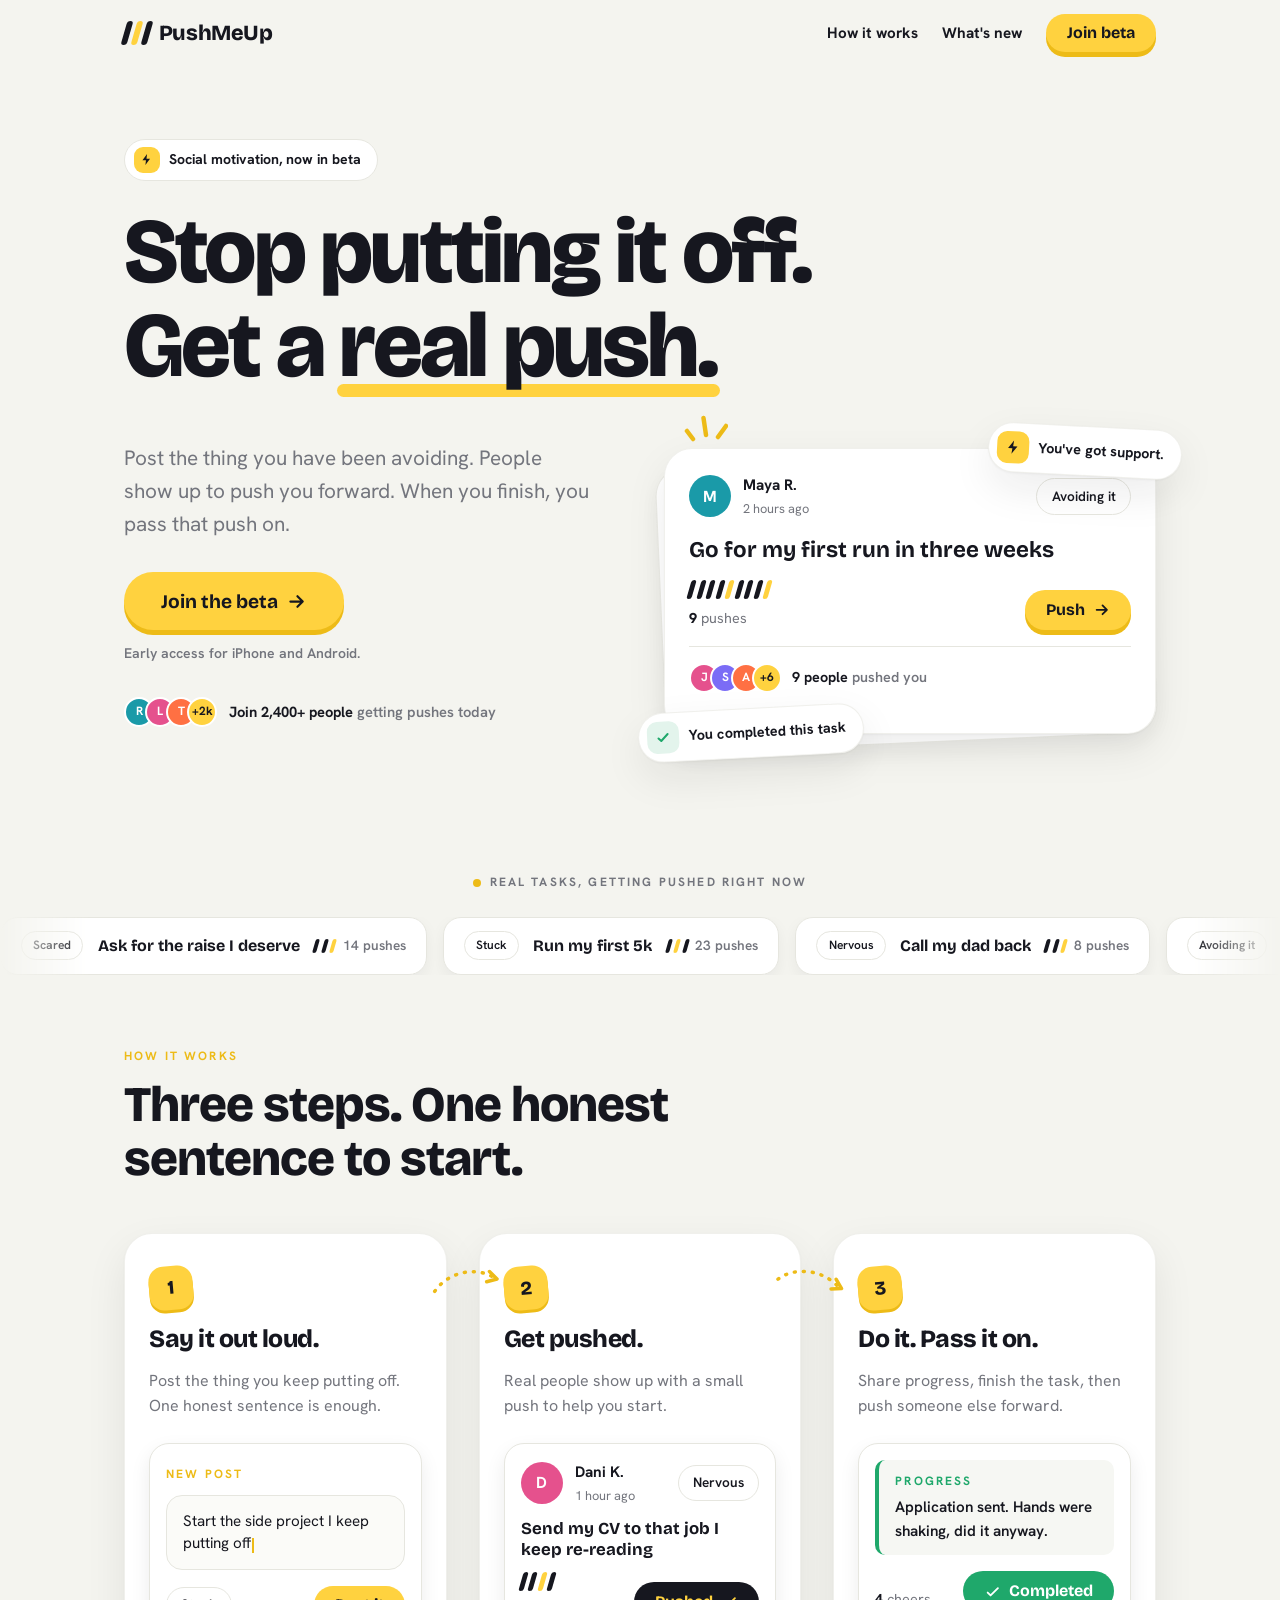
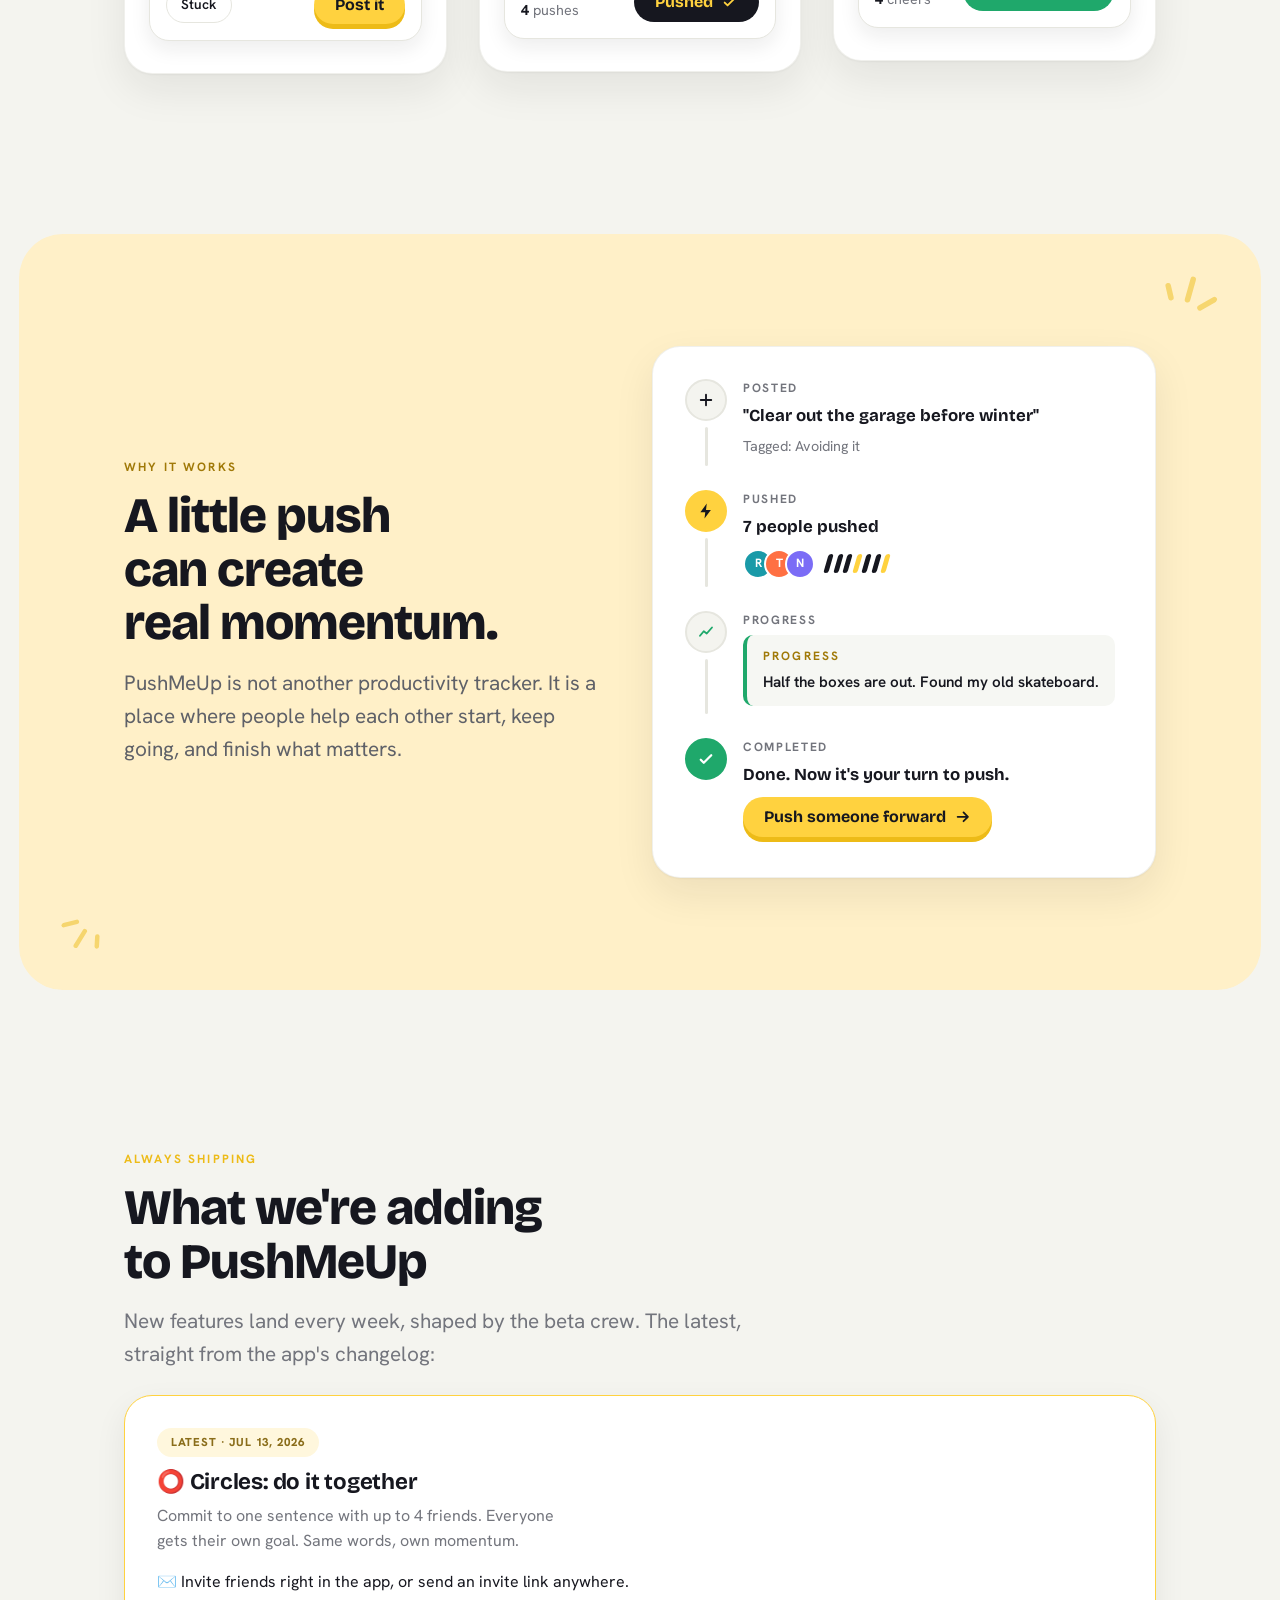
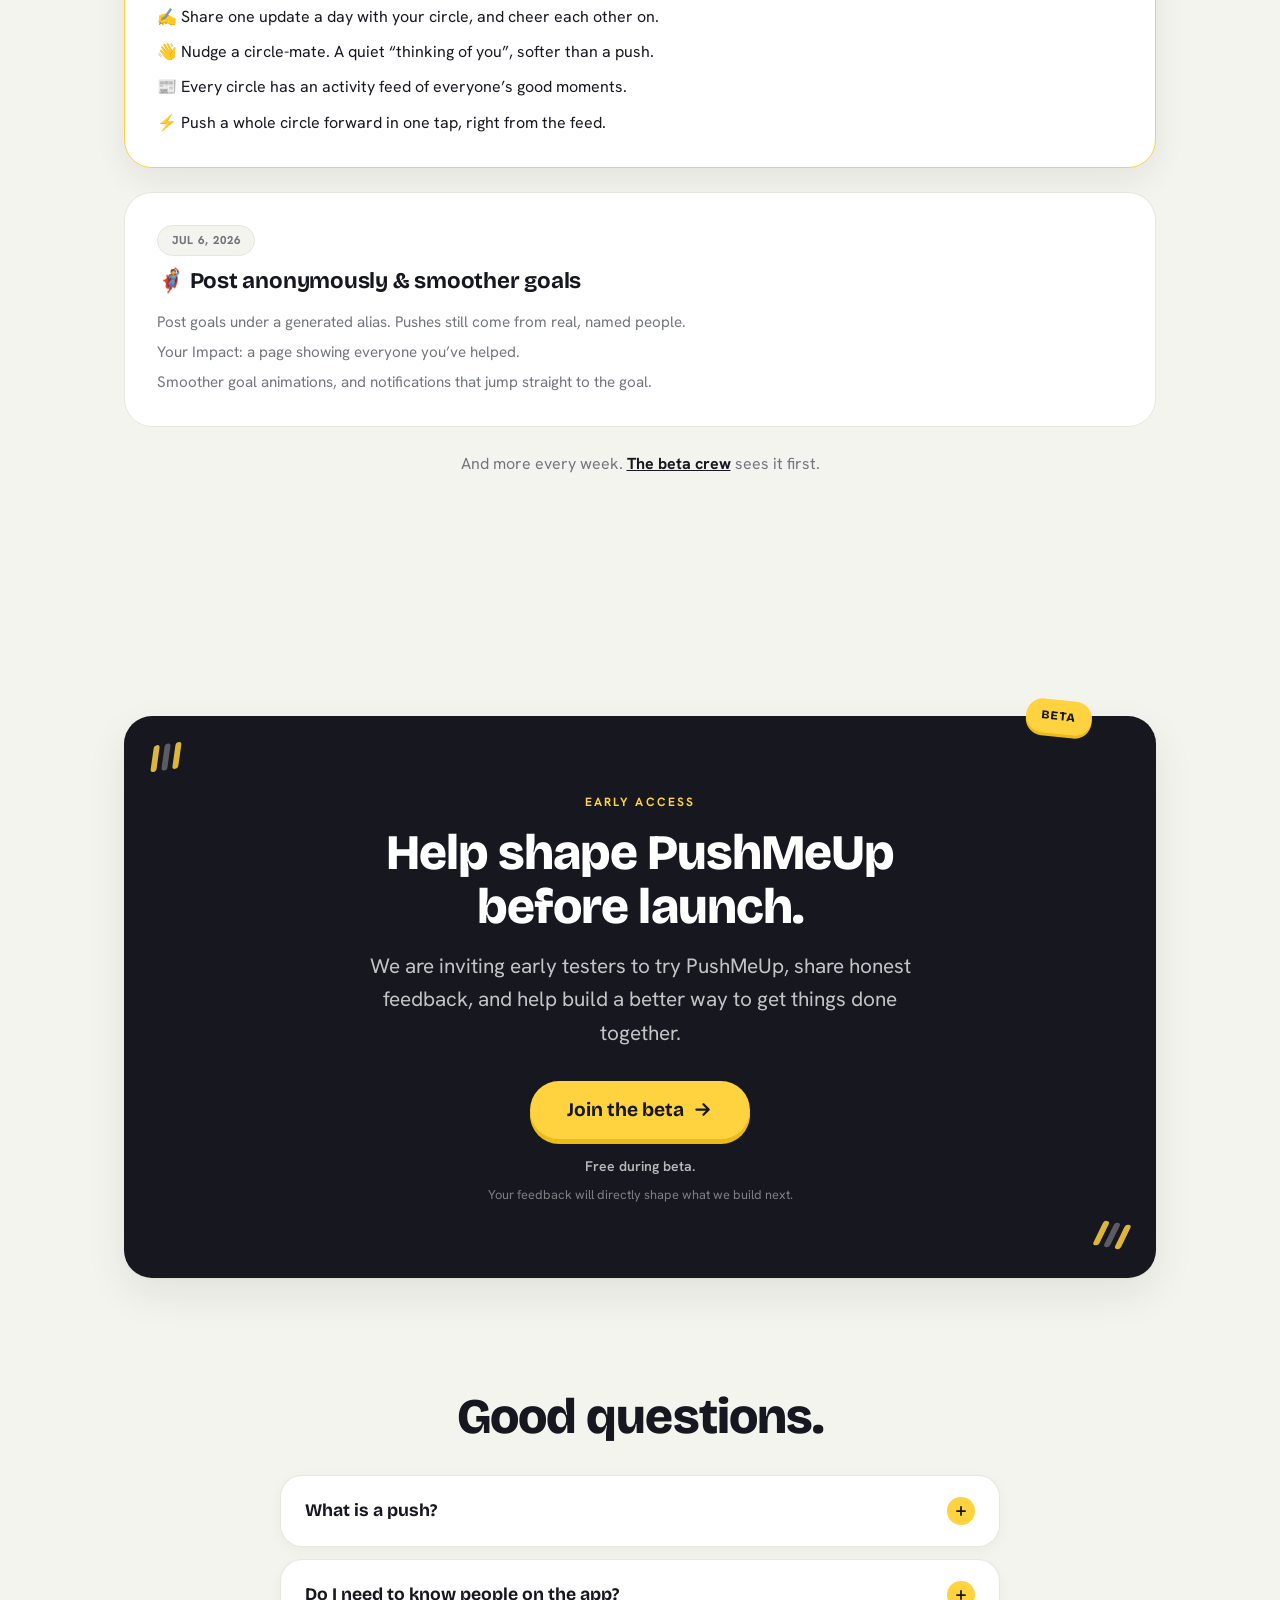
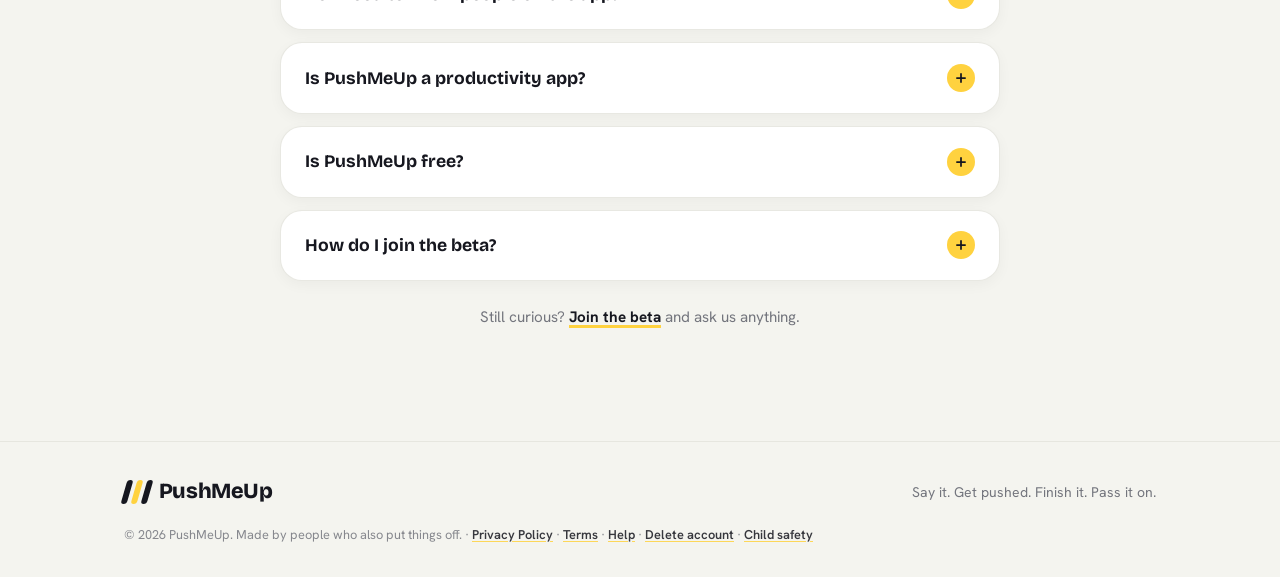
<file: index.html>
<!DOCTYPE html>
<html lang="en">
<head>
  <meta charset="UTF-8" />
  <meta name="viewport" content="width=device-width, initial-scale=1.0" />
  <title>PushMeUp | Stop putting it off. Get a real push.</title>
  <meta name="description" content="Post the thing you keep avoiding and get real pushes from people to help you start and finish it, then pass it on. PushMeUp is free on iOS and Android." />
  <link rel="canonical" href="https://pushmeup.app/" />
  <meta name="robots" content="index, follow, max-image-preview:large, max-snippet:-1, max-video-preview:-1" />
  <meta name="theme-color" content="#F4F4EF" />

  <!-- Open Graph (Facebook, LinkedIn, iMessage, Slack, AI previews) -->
  <meta property="og:type" content="website" />
  <meta property="og:site_name" content="PushMeUp" />
  <meta property="og:title" content="PushMeUp | Stop putting it off. Get a real push." />
  <meta property="og:description" content="Post the thing you keep avoiding, get real pushes to start and finish it, then pass it on. Free, on iOS and Android." />
  <meta property="og:url" content="https://pushmeup.app/" />
  <meta property="og:image" content="https://pushmeup.app/og-image.png" />
  <meta property="og:image:width" content="1200" />
  <meta property="og:image:height" content="630" />
  <meta property="og:image:alt" content="PushMeUp — Stop putting it off. Get a real push." />
  <meta property="og:locale" content="en_US" />

  <!-- Twitter / X -->
  <meta name="twitter:card" content="summary_large_image" />
  <meta name="twitter:title" content="PushMeUp | Stop putting it off. Get a real push." />
  <meta name="twitter:description" content="Post the thing you keep avoiding, get real pushes to start and finish it, then pass it on. Free, on iOS and Android." />
  <meta name="twitter:image" content="https://pushmeup.app/og-image.png" />

  <!-- Icons -->
  <link rel="icon" href="favicon.svg" type="image/svg+xml" />
  <link rel="apple-touch-icon" href="apple-touch-icon.png" />

  <!-- Structured data: helps search + AI answer engines understand and cite PushMeUp -->
  <script type="application/ld+json">
  {
    "@context": "https://schema.org",
    "@graph": [
      {
        "@type": "Organization",
        "@id": "https://pushmeup.app/#organization",
        "name": "PushMeUp",
        "url": "https://pushmeup.app/",
        "logo": "https://pushmeup.app/apple-touch-icon.png"
      },
      {
        "@type": "WebSite",
        "@id": "https://pushmeup.app/#website",
        "name": "PushMeUp",
        "url": "https://pushmeup.app/",
        "publisher": { "@id": "https://pushmeup.app/#organization" }
      },
      {
        "@type": "MobileApplication",
        "@id": "https://pushmeup.app/#app",
        "name": "PushMeUp",
        "applicationCategory": "LifestyleApplication",
        "operatingSystem": "iOS, Android",
        "url": "https://pushmeup.app/",
        "description": "PushMeUp is a social motivation app. Post something you've been avoiding, get real pushes from people to help you start and finish it, then push someone else forward. Free during beta.",
        "publisher": { "@id": "https://pushmeup.app/#organization" },
        "offers": { "@type": "Offer", "price": "0", "priceCurrency": "USD" }
      },
      {
        "@type": "FAQPage",
        "@id": "https://pushmeup.app/#faq",
        "mainEntity": [
          {
            "@type": "Question",
            "name": "What is a push?",
            "acceptedAnswer": { "@type": "Answer", "text": "A push is a small, real nudge from another person. It is a tap that says \"you've got this, go,\" and it shows up on your post so you can see people are actually rooting for you." }
          },
          {
            "@type": "Question",
            "name": "Do I need to know people on the app?",
            "acceptedAnswer": { "@type": "Answer", "text": "Nope. Most pushes come from people you have never met, strangers who know exactly what avoiding something feels like. You can invite friends too, but you don't need them to get going." }
          },
          {
            "@type": "Question",
            "name": "Is PushMeUp a productivity app?",
            "acceptedAnswer": { "@type": "Answer", "text": "Not really. There are no streaks to protect or charts to fall behind on. PushMeUp is about people helping people start. One task, one push, one finish at a time." }
          },
          {
            "@type": "Question",
            "name": "Is PushMeUp free?",
            "acceptedAnswer": { "@type": "Answer", "text": "Yes, completely free during the beta. If that ever changes, beta testers will hear it from us first." }
          },
          {
            "@type": "Question",
            "name": "How do I join the beta?",
            "acceptedAnswer": { "@type": "Answer", "text": "Tap Join the beta anywhere on this page. We'll get you set up on iPhone or Android in a couple of minutes." }
          }
        ]
      }
    ]
  }
  </script>

  <link rel="preconnect" href="https://fonts.googleapis.com" />
  <link rel="preconnect" href="https://fonts.gstatic.com" crossorigin />
  <link href="https://fonts.googleapis.com/css2?family=Bricolage+Grotesque:wght@400;600;700;800&family=Hanken+Grotesk:wght@400;600;700;800&display=swap" rel="stylesheet" />

  <link rel="stylesheet" href="css/theme.css" />
  <link rel="stylesheet" href="css/components.css" />
  <link rel="stylesheet" href="css/site.css" />
</head>
<body>

  <!-- ================= Header ================= -->
  <header class="header">
    <div class="wrap header__row">
      <a class="logo" href="#" aria-label="PushMeUp home">
        <span class="logo__bars" aria-hidden="true"><i></i><i></i><i></i></span>
        PushMeUp
      </a>
      <nav class="header__nav" aria-label="Main">
        <a class="header__link" href="#how-it-works">How it works</a>
        <a class="header__link" href="#whats-new">What's new</a>
        <a class="btn btn--push btn--compact" href="#beta" data-cta>Join beta</a>
      </nav>
    </div>
  </header>

  <main>
    <!-- ================= Hero ================= -->
    <section class="hero">
      <div class="wrap">
        <span class="hero__kicker">
          <span class="hero__kicker-bolt" aria-hidden="true">
            <svg viewBox="0 0 24 24" fill="none"><path d="M13 2 4.5 13.5H11L10 22l8.5-11.5H12L13 2Z" fill="#16171F"/></svg>
          </span>
          Social motivation, now in beta
        </span>

        <h1 class="hero__title">Stop putting it off. Get a <span class="hl">real push.</span></h1>

        <div class="hero__grid">
          <div class="hero__copy">
            <p class="hero__lead">Post the thing you have been avoiding. People show up to push you forward. When you finish, you pass that push on.</p>
            <div class="hero__actions">
              <a class="btn btn--push" href="#beta" data-cta>
                Join the beta
                <svg class="btn__arrow" viewBox="0 0 24 24" fill="none" aria-hidden="true"><path d="M5 12h14M13 6l6 6-6 6" stroke="currentColor" stroke-width="2.5" stroke-linecap="round" stroke-linejoin="round"/></svg>
              </a>
              <p class="hero__cta-note">Early access for iPhone and Android.</p>
            </div>
            <p class="hero__proof">
              <span class="avatar-stack" aria-hidden="true">
                <span class="avatar avatar--sm avatar--teal">R</span>
                <span class="avatar avatar--sm avatar--pink">L</span>
                <span class="avatar avatar--sm avatar--orange">T</span>
                <span class="avatar avatar--sm avatar--push">+2k</span>
              </span>
              <span><strong>Join 2,400+ people</strong> getting pushes today</span>
            </p>
          </div>

          <div class="hero__stage">
            <!-- hand-drawn "ta-da" emphasis strokes -->
            <svg class="hero__burst" viewBox="0 0 44 32" fill="none" aria-hidden="true">
              <path d="M9 29 3 21M22 25l-2.5-17M34 27l8-11" stroke="currentColor" stroke-width="4.5" stroke-linecap="round"/>
            </svg>

            <div class="hero__card-back" aria-hidden="true"></div>

            <span class="support-chip hero__chip-support">
              <span class="support-chip__bolt" aria-hidden="true">
                <svg viewBox="0 0 24 24" fill="none"><path d="M13 2 4.5 13.5H11L10 22l8.5-11.5H12L13 2Z" fill="#16171F"/></svg>
              </span>
              You've got support.
            </span>

            <!-- Main task card: faithful feed-card recreation -->
            <article class="app-card hero__card-main" aria-label="Example PushMeUp post">
              <div class="app-card__head">
                <span class="avatar avatar--teal" aria-hidden="true">M</span>
                <div class="app-card__who">
                  <strong>Maya R.</strong>
                  <span>2 hours ago</span>
                </div>
                <span class="chip">Avoiding it</span>
              </div>
              <p class="app-card__task">Go for my first run in three weeks</p>
              <div class="app-card__foot">
                <div class="app-card__pushes">
                  <span class="tally" aria-hidden="true">
                    <i></i><i></i><i></i><i></i><i class="is-push"></i><i></i><i></i><i></i><i class="is-push"></i>
                  </span>
                  <span class="app-card__count"><strong>9</strong> pushes</span>
                </div>
                <button class="btn btn--push btn--compact js-hero-push" type="button">
                  Push
                  <svg class="btn__arrow" viewBox="0 0 24 24" fill="none" aria-hidden="true"><path d="M5 12h14M13 6l6 6-6 6" stroke="currentColor" stroke-width="2.5" stroke-linecap="round" stroke-linejoin="round"/></svg>
                </button>
              </div>
              <div class="hero__supporters">
                <span class="avatar-stack" aria-hidden="true">
                  <span class="avatar avatar--sm avatar--pink">J</span>
                  <span class="avatar avatar--sm avatar--purple">S</span>
                  <span class="avatar avatar--sm avatar--orange">A</span>
                  <span class="avatar avatar--sm avatar--push">+6</span>
                </span>
                <span><strong>9 people</strong> pushed you</span>
              </div>
            </article>

            <span class="support-chip hero__chip-done">
              <span class="support-chip__bolt" style="background: var(--done-soft);" aria-hidden="true">
                <svg viewBox="0 0 24 24" fill="none"><path d="m5 13 4 4L19 7" stroke="#1FA86B" stroke-width="3" stroke-linecap="round" stroke-linejoin="round"/></svg>
              </span>
              You completed this task
            </span>
          </div>
        </div>
      </div>
    </section>

    <!-- ================= Live feed strip ================= -->
    <section class="feed-strip" aria-label="Real tasks being pushed right now">
      <p class="feed-strip__label"><span class="feed-strip__dot" aria-hidden="true"></span> Real tasks, getting pushed right now</p>
      <div class="feed-strip__viewport">
        <div class="marquee">
          <div class="marquee__group">
            <span class="mini-card"><span class="chip">Scared</span><span class="mini-card__task">Ask for the raise I deserve</span><span class="mini-card__meta"><span class="tally"><i></i><i></i><i class="is-push"></i></span> 14 pushes</span></span>
            <span class="mini-card"><span class="chip">Stuck</span><span class="mini-card__task">Run my first 5k</span><span class="mini-card__meta"><span class="tally"><i></i><i class="is-push"></i><i></i></span> 23 pushes</span></span>
            <span class="mini-card"><span class="chip">Nervous</span><span class="mini-card__task">Call my dad back</span><span class="mini-card__meta"><span class="tally"><i></i><i></i><i class="is-push"></i></span> 8 pushes</span></span>
            <span class="mini-card"><span class="chip">Avoiding it</span><span class="mini-card__task">Finish chapter three of my thesis</span><span class="mini-card__meta"><span class="tally"><i class="is-push"></i><i></i><i></i></span> 17 pushes</span></span>
            <span class="mini-card"><span class="chip">Stuck</span><span class="mini-card__task">Send the first invoice</span><span class="mini-card__meta"><span class="tally"><i></i><i class="is-push"></i><i></i></span> 12 pushes</span></span>
            <span class="mini-card"><span class="chip">Day one</span><span class="mini-card__task">Quit vaping, for real this time</span><span class="mini-card__meta"><span class="tally"><i></i><i></i><i class="is-push"></i></span> 31 pushes</span></span>
            <span class="mini-card"><span class="chip">Avoiding it</span><span class="mini-card__task">Book the dentist. Finally.</span><span class="mini-card__meta"><span class="tally"><i class="is-push"></i><i></i><i></i></span> 9 pushes</span></span>
            <span class="mini-card"><span class="chip">Nervous</span><span class="mini-card__task">Post my art online</span><span class="mini-card__meta"><span class="tally"><i></i><i class="is-push"></i><i></i></span> 19 pushes</span></span>
          </div>
          <div class="marquee__group" aria-hidden="true">
            <span class="mini-card"><span class="chip">Scared</span><span class="mini-card__task">Ask for the raise I deserve</span><span class="mini-card__meta"><span class="tally"><i></i><i></i><i class="is-push"></i></span> 14 pushes</span></span>
            <span class="mini-card"><span class="chip">Stuck</span><span class="mini-card__task">Run my first 5k</span><span class="mini-card__meta"><span class="tally"><i></i><i class="is-push"></i><i></i></span> 23 pushes</span></span>
            <span class="mini-card"><span class="chip">Nervous</span><span class="mini-card__task">Call my dad back</span><span class="mini-card__meta"><span class="tally"><i></i><i></i><i class="is-push"></i></span> 8 pushes</span></span>
            <span class="mini-card"><span class="chip">Avoiding it</span><span class="mini-card__task">Finish chapter three of my thesis</span><span class="mini-card__meta"><span class="tally"><i class="is-push"></i><i></i><i></i></span> 17 pushes</span></span>
            <span class="mini-card"><span class="chip">Stuck</span><span class="mini-card__task">Send the first invoice</span><span class="mini-card__meta"><span class="tally"><i></i><i class="is-push"></i><i></i></span> 12 pushes</span></span>
            <span class="mini-card"><span class="chip">Day one</span><span class="mini-card__task">Quit vaping, for real this time</span><span class="mini-card__meta"><span class="tally"><i></i><i></i><i class="is-push"></i></span> 31 pushes</span></span>
            <span class="mini-card"><span class="chip">Avoiding it</span><span class="mini-card__task">Book the dentist. Finally.</span><span class="mini-card__meta"><span class="tally"><i class="is-push"></i><i></i><i></i></span> 9 pushes</span></span>
            <span class="mini-card"><span class="chip">Nervous</span><span class="mini-card__task">Post my art online</span><span class="mini-card__meta"><span class="tally"><i></i><i class="is-push"></i><i></i></span> 19 pushes</span></span>
          </div>
        </div>
      </div>
    </section>

    <!-- ================= How it works ================= -->
    <section class="section" id="how-it-works" style="padding-top: 0;">
      <div class="wrap">
        <span class="overline section__kicker reveal">How it works</span>
        <h2 class="section__title reveal">Three steps. One honest sentence to start.</h2>

        <div class="steps reveal-group">
          <!-- connector doodles (desktop) -->
          <svg class="step-arrow step-arrow--1" viewBox="0 0 76 34" fill="none" aria-hidden="true">
            <path d="M4 26C20 6 50 4 66 18" stroke="currentColor" stroke-width="3.5" stroke-linecap="round" stroke-dasharray="1 8"/>
            <path d="M60 10l7 8-10.5 2" stroke="currentColor" stroke-width="3.5" stroke-linecap="round" stroke-linejoin="round"/>
          </svg>
          <svg class="step-arrow step-arrow--2" viewBox="0 0 76 34" fill="none" aria-hidden="true">
            <path d="M4 18C20 4 50 6 66 24" stroke="currentColor" stroke-width="3.5" stroke-linecap="round" stroke-dasharray="1 8"/>
            <path d="M62 15l6 9-10.5 1" stroke="currentColor" stroke-width="3.5" stroke-linecap="round" stroke-linejoin="round"/>
          </svg>

          <!-- Step 1 -->
          <article class="card card--hoverable step reveal">
            <span class="step__num" aria-hidden="true">1</span>
            <h3 class="step__title">Say it out loud.</h3>
            <p class="step__copy">Post the thing you keep putting off. One honest sentence is enough.</p>
            <div class="step__visual" aria-label="Post composer preview">
              <div class="app-card">
                <span class="overline">New post</span>
                <div class="composer__field" style="margin-top: 0.6rem;">
                  Start the side project I keep putting off<span class="caret" aria-hidden="true"></span>
                </div>
                <div class="composer__foot">
                  <span class="chip">Stuck</span>
                  <span class="btn btn--push btn--compact" role="presentation">Post it</span>
                </div>
              </div>
            </div>
          </article>

          <!-- Step 2 -->
          <article class="card card--hoverable step reveal">
            <span class="step__num" aria-hidden="true">2</span>
            <h3 class="step__title">Get pushed.</h3>
            <p class="step__copy">Real people show up with a small push to help you start.</p>
            <div class="step__visual" aria-label="Push interaction preview">
              <div class="app-card">
                <div class="app-card__head">
                  <span class="avatar avatar--pink" aria-hidden="true">D</span>
                  <div class="app-card__who">
                    <strong>Dani K.</strong>
                    <span>1 hour ago</span>
                  </div>
                  <span class="chip">Nervous</span>
                </div>
                <p class="app-card__task">Send my CV to that job I keep re-reading</p>
                <div class="app-card__foot">
                  <div class="app-card__pushes">
                    <span class="tally" aria-hidden="true"><i></i><i></i><i class="is-push"></i><i></i></span>
                    <span class="app-card__count"><strong>4</strong> pushes</span>
                  </div>
                  <span class="btn btn--pushed" role="presentation">
                    Pushed
                    <svg class="btn__arrow" viewBox="0 0 24 24" fill="none" aria-hidden="true"><path d="m5 13 4 4L19 7" stroke="currentColor" stroke-width="2.5" stroke-linecap="round" stroke-linejoin="round"/></svg>
                  </span>
                </div>
              </div>
            </div>
          </article>

          <!-- Step 3 -->
          <article class="card card--hoverable step reveal">
            <span class="step__num" aria-hidden="true">3</span>
            <h3 class="step__title">Do it. Pass it on.</h3>
            <p class="step__copy">Share progress, finish the task, then push someone else forward.</p>
            <div class="step__visual" aria-label="Progress and completion preview">
              <div class="app-card">
                <div class="progress-block" style="margin-top: 0;">
                  <span class="overline">Progress</span>
                  <p>Application sent. Hands were shaking, did it anyway.</p>
                </div>
                <div class="app-card__foot">
                  <span class="app-card__count"><strong>4</strong> cheers</span>
                  <span class="btn btn--done" role="presentation">
                    <svg class="btn__arrow" viewBox="0 0 24 24" fill="none" aria-hidden="true"><path d="m5 13 4 4L19 7" stroke="currentColor" stroke-width="2.5" stroke-linecap="round" stroke-linejoin="round"/></svg>
                    Completed
                  </span>
                </div>
              </div>
            </div>
          </article>
        </div>
      </div>
    </section>

    <!-- ================= Momentum ================= -->
    <section class="band-section">
      <div class="band">
        <svg class="band__doodle band__doodle--tr" viewBox="0 0 44 32" fill="none" aria-hidden="true">
          <path d="M9 29 3 21M22 25l-2.5-17M34 27l8-11" stroke="currentColor" stroke-width="4.5" stroke-linecap="round"/>
        </svg>
        <svg class="band__doodle band__doodle--bl" viewBox="0 0 44 32" fill="none" aria-hidden="true">
          <path d="M9 29 3 21M22 25l-2.5-17M34 27l8-11" stroke="currentColor" stroke-width="4.5" stroke-linecap="round"/>
        </svg>

        <div class="wrap momentum__grid">
          <div class="reveal">
            <span class="overline section__kicker">Why it works</span>
            <h2 class="section__title">A little push can create real momentum.</h2>
            <p class="section__lead">PushMeUp is not another productivity tracker. It is a place where people help each other start, keep going, and finish what matters.</p>
          </div>

          <div class="card timeline reveal-group" aria-label="The PushMeUp loop, from posting to completing">
            <div class="timeline__row reveal">
              <div class="timeline__marker">
                <span class="timeline__dot" aria-hidden="true">
                  <svg viewBox="0 0 24 24" fill="none"><path d="M12 5v14M5 12h14" stroke="#16171F" stroke-width="2.5" stroke-linecap="round"/></svg>
                </span>
                <span class="timeline__line" aria-hidden="true"></span>
              </div>
              <div class="timeline__body">
                <span class="timeline__label">Posted</span>
                <p class="timeline__text">"Clear out the garage before winter"</p>
                <p class="timeline__sub">Tagged: Avoiding it</p>
              </div>
            </div>

            <div class="timeline__row reveal">
              <div class="timeline__marker">
                <span class="timeline__dot timeline__dot--push" aria-hidden="true">
                  <svg viewBox="0 0 24 24" fill="none"><path d="M13 2 4.5 13.5H11L10 22l8.5-11.5H12L13 2Z" fill="#16171F"/></svg>
                </span>
                <span class="timeline__line" aria-hidden="true"></span>
              </div>
              <div class="timeline__body">
                <span class="timeline__label">Pushed</span>
                <p class="timeline__text">7 people pushed</p>
                <div class="timeline__pushrow">
                  <span class="avatar-stack" aria-hidden="true">
                    <span class="avatar avatar--sm avatar--teal">R</span>
                    <span class="avatar avatar--sm avatar--orange">T</span>
                    <span class="avatar avatar--sm avatar--purple">N</span>
                  </span>
                  <span class="tally" aria-hidden="true"><i></i><i></i><i></i><i class="is-push"></i><i></i><i></i><i class="is-push"></i></span>
                </div>
              </div>
            </div>

            <div class="timeline__row reveal">
              <div class="timeline__marker">
                <span class="timeline__dot" aria-hidden="true">
                  <svg viewBox="0 0 24 24" fill="none"><path d="M4 17l5-6 4 3 7-8" stroke="#1FA86B" stroke-width="2.5" stroke-linecap="round" stroke-linejoin="round"/></svg>
                </span>
                <span class="timeline__line" aria-hidden="true"></span>
              </div>
              <div class="timeline__body">
                <span class="timeline__label">Progress</span>
                <div class="progress-block" style="margin: 0.2rem 0 0;">
                  <span class="overline">Progress</span>
                  <p>Half the boxes are out. Found my old skateboard.</p>
                </div>
              </div>
            </div>

            <div class="timeline__row reveal">
              <div class="timeline__marker">
                <span class="timeline__dot timeline__dot--done" aria-hidden="true">
                  <svg viewBox="0 0 24 24" fill="none"><path d="m5 13 4 4L19 7" stroke="#fff" stroke-width="3" stroke-linecap="round" stroke-linejoin="round"/></svg>
                </span>
              </div>
              <div class="timeline__body">
                <span class="timeline__label">Completed</span>
                <p class="timeline__text">Done. Now it's your turn to push.</p>
                <div class="timeline__pushrow">
                  <span class="btn btn--push btn--compact" role="presentation">
                    Push someone forward
                    <svg class="btn__arrow" viewBox="0 0 24 24" fill="none" aria-hidden="true"><path d="M5 12h14M13 6l6 6-6 6" stroke="currentColor" stroke-width="2.5" stroke-linecap="round" stroke-linejoin="round"/></svg>
                  </span>
                </div>
              </div>
            </div>
          </div>
        </div>
      </div>
    </section>

    <!-- ================= What's new ================= -->
    <!-- Mirrors the app's in-app changelog (taskswapMobile
         src/features/MyProfile/data/changelog.ts). When a release ships,
         move the top release card down and add the new one above it. -->
    <section class="section" id="whats-new">
      <div class="wrap">
        <span class="overline section__kicker reveal">Always shipping</span>
        <h2 class="section__title reveal">What we're adding to PushMeUp</h2>
        <p class="section__lead reveal">
          New features land every week, shaped by the beta crew. The latest, straight from the
          app's changelog:
        </p>

        <div class="reveal-group">
          <article class="release release--latest reveal">
            <div class="release__head">
              <span class="release__badge">Latest &middot; Jul 13, 2026</span>
              <h3 class="release__title">&#11093; Circles: do it together</h3>
              <p class="release__sub">
                Commit to one sentence with up to 4 friends. Everyone gets their own goal.
                Same words, own momentum.
              </p>
            </div>
            <ul class="release__list">
              <li>&#9993;&#65039; Invite friends right in the app, or send an invite link anywhere.</li>
              <li>&#9997;&#65039; Share one update a day with your circle, and cheer each other on.</li>
              <li>&#128075; Nudge a circle-mate. A quiet &ldquo;thinking of you&rdquo;, softer than a push.</li>
              <li>&#128240; Every circle has an activity feed of everyone&rsquo;s good moments.</li>
              <li>&#9889; Push a whole circle forward in one tap, right from the feed.</li>
            </ul>
          </article>

          <article class="release reveal">
            <div class="release__head">
              <span class="release__badge release__badge--muted">Jul 6, 2026</span>
              <h3 class="release__title">&#129464; Post anonymously &amp; smoother goals</h3>
            </div>
            <ul class="release__list release__list--compact">
              <li>Post goals under a generated alias. Pushes still come from real, named people.</li>
              <li>Your Impact: a page showing everyone you&rsquo;ve helped.</li>
              <li>Smoother goal animations, and notifications that jump straight to the goal.</li>
            </ul>
          </article>
        </div>

        <p class="release__more reveal">
          And more every week. <a href="#beta" data-cta>The beta crew</a> sees it first.
        </p>
      </div>
    </section>

    <!-- ================= Beta ================= -->
    <section class="section" id="beta">
      <div class="wrap">
        <div class="card card--ink beta-card reveal">
          <span class="chip chip--beta beta-card__badge" aria-hidden="true">Beta</span>
          <span class="doodle doodle--bars-l" aria-hidden="true"><i></i><i></i><i></i></span>
          <span class="doodle doodle--bars-r" aria-hidden="true"><i></i><i></i><i></i></span>

          <span class="overline">Early access</span>
          <h2 class="beta-card__title" style="margin-top: 0.75rem;">Help shape PushMeUp before launch.</h2>
          <p class="beta-card__copy">We are inviting early testers to try PushMeUp, share honest feedback, and help build a better way to get things done together.</p>
          <a class="btn btn--push" href="#beta" data-cta>
            Join the beta
            <svg class="btn__arrow" viewBox="0 0 24 24" fill="none" aria-hidden="true"><path d="M5 12h14M13 6l6 6-6 6" stroke="currentColor" stroke-width="2.5" stroke-linecap="round" stroke-linejoin="round"/></svg>
          </a>
          <p class="beta-card__note">Free during beta.</p>
          <p class="beta-card__micro">Your feedback will directly shape what we build next.</p>
        </div>
      </div>
    </section>

    <!-- ================= FAQ ================= -->
    <section class="section" id="faq" style="padding-top: 0;">
      <div class="wrap">
        <h2 class="section__title section__title--center reveal">Good questions.</h2>

        <div class="faq reveal-group">
          <div class="faq-item reveal">
            <button class="faq-item__q" type="button" aria-expanded="false" aria-controls="faq-a1" id="faq-q1">
              What is a push?
              <span class="faq-item__icon" aria-hidden="true">
                <svg viewBox="0 0 24 24" fill="none"><path d="M12 5v14M5 12h14" stroke="#16171F" stroke-width="3" stroke-linecap="round"/></svg>
              </span>
            </button>
            <div class="faq-item__a" id="faq-a1" role="region" aria-labelledby="faq-q1">
              <p>A push is a small, real nudge from another person. It is a tap that says "you've got this, go," and it shows up on your post so you can see people are actually rooting for you.</p>
            </div>
          </div>

          <div class="faq-item reveal">
            <button class="faq-item__q" type="button" aria-expanded="false" aria-controls="faq-a2" id="faq-q2">
              Do I need to know people on the app?
              <span class="faq-item__icon" aria-hidden="true">
                <svg viewBox="0 0 24 24" fill="none"><path d="M12 5v14M5 12h14" stroke="#16171F" stroke-width="3" stroke-linecap="round"/></svg>
              </span>
            </button>
            <div class="faq-item__a" id="faq-a2" role="region" aria-labelledby="faq-q2">
              <p>Nope. Most pushes come from people you have never met, strangers who know exactly what avoiding something feels like. You can invite friends too, but you don't need them to get going.</p>
            </div>
          </div>

          <div class="faq-item reveal">
            <button class="faq-item__q" type="button" aria-expanded="false" aria-controls="faq-a3" id="faq-q3">
              Is PushMeUp a productivity app?
              <span class="faq-item__icon" aria-hidden="true">
                <svg viewBox="0 0 24 24" fill="none"><path d="M12 5v14M5 12h14" stroke="#16171F" stroke-width="3" stroke-linecap="round"/></svg>
              </span>
            </button>
            <div class="faq-item__a" id="faq-a3" role="region" aria-labelledby="faq-q3">
              <p>Not really. There are no streaks to protect or charts to fall behind on. PushMeUp is about people helping people start. One task, one push, one finish at a time.</p>
            </div>
          </div>

          <div class="faq-item reveal">
            <button class="faq-item__q" type="button" aria-expanded="false" aria-controls="faq-a4" id="faq-q4">
              Is PushMeUp free?
              <span class="faq-item__icon" aria-hidden="true">
                <svg viewBox="0 0 24 24" fill="none"><path d="M12 5v14M5 12h14" stroke="#16171F" stroke-width="3" stroke-linecap="round"/></svg>
              </span>
            </button>
            <div class="faq-item__a" id="faq-a4" role="region" aria-labelledby="faq-q4">
              <p>Yes, completely free during the beta. If that ever changes, beta testers will hear it from us first.</p>
            </div>
          </div>

          <div class="faq-item reveal">
            <button class="faq-item__q" type="button" aria-expanded="false" aria-controls="faq-a5" id="faq-q5">
              How do I join the beta?
              <span class="faq-item__icon" aria-hidden="true">
                <svg viewBox="0 0 24 24" fill="none"><path d="M12 5v14M5 12h14" stroke="#16171F" stroke-width="3" stroke-linecap="round"/></svg>
              </span>
            </button>
            <div class="faq-item__a" id="faq-a5" role="region" aria-labelledby="faq-q5">
              <p>Tap Join the beta anywhere on this page. We'll get you set up on iPhone or Android in a couple of minutes.</p>
            </div>
          </div>
        </div>

        <p class="faq__more">Still curious? <a href="#beta" data-cta>Join the beta</a> and ask us anything.</p>
      </div>
    </section>
  </main>

  <!-- ================= Footer ================= -->
  <footer class="footer">
    <div class="wrap">
      <div class="footer__row">
        <a class="logo" href="#" aria-label="PushMeUp home">
          <span class="logo__bars" aria-hidden="true"><i></i><i></i><i></i></span>
          PushMeUp
        </a>
        <p class="footer__tag">Say it. Get pushed. Finish it. Pass it on.</p>
      </div>
      <p class="footer__small">© 2026 PushMeUp. Made by people who also put things off. · <a href="privacy.html">Privacy Policy</a> · <a href="terms.html">Terms</a> · <a href="help.html">Help</a> · <a href="delete-account.html">Delete account</a> · <a href="child-safety.html">Child safety</a></p>
    </div>
  </footer>

  <script src="js/config.js"></script>
  <script src="js/main.js"></script>
</body>
</html>
</file>
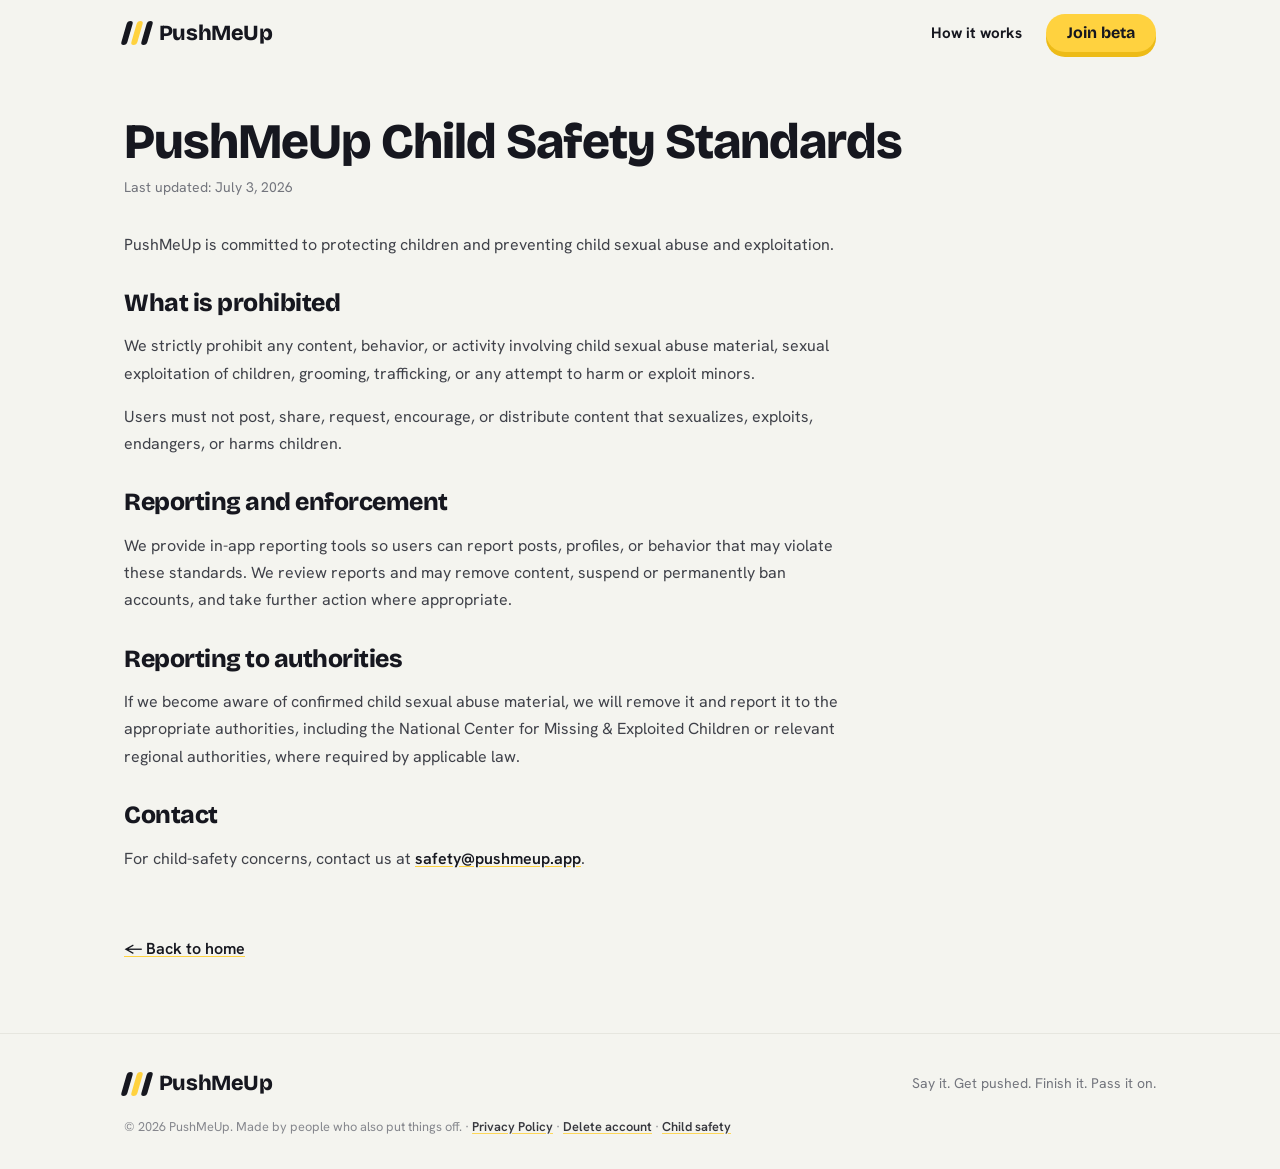
<file: child-safety.html>
<!DOCTYPE html>
<html lang="en">
<head>
  <meta charset="UTF-8" />
  <meta name="viewport" content="width=device-width, initial-scale=1.0" />
  <title>Child Safety Standards | PushMeUp</title>
  <meta name="description" content="PushMeUp's standards against child sexual abuse and exploitation (CSAE), and how to report concerns." />
  <link rel="canonical" href="https://pushmeup.app/child-safety" />
  <meta name="robots" content="index, follow" />
  <meta name="theme-color" content="#F4F4EF" />

  <link rel="icon" href="favicon.svg" type="image/svg+xml" />
  <link rel="apple-touch-icon" href="apple-touch-icon.png" />

  <link rel="preconnect" href="https://fonts.googleapis.com" />
  <link rel="preconnect" href="https://fonts.gstatic.com" crossorigin />
  <link href="https://fonts.googleapis.com/css2?family=Bricolage+Grotesque:wght@400;600;700;800&family=Hanken+Grotesk:wght@400;600;700;800&display=swap" rel="stylesheet" />

  <link rel="stylesheet" href="css/theme.css" />
  <link rel="stylesheet" href="css/components.css" />
  <link rel="stylesheet" href="css/site.css" />
</head>
<body>

  <header class="header">
    <div class="wrap header__row">
      <a class="logo" href="index.html" aria-label="PushMeUp home">
        <span class="logo__bars" aria-hidden="true"><i></i><i></i><i></i></span>
        PushMeUp
      </a>
      <nav class="header__nav" aria-label="Main">
        <a class="header__link" href="index.html#how-it-works">How it works</a>
        <a class="btn btn--push btn--compact" href="index.html#beta" data-cta>Join beta</a>
      </nav>
    </div>
  </header>

  <main class="wrap legal">
    <h1 class="legal__title">PushMeUp Child Safety Standards</h1>
    <p class="legal__updated">Last updated: July 3, 2026</p>

    <div class="prose">
      <p>PushMeUp is committed to protecting children and preventing child sexual abuse and exploitation.</p>

      <h2>What is prohibited</h2>
      <p>We strictly prohibit any content, behavior, or activity involving child sexual abuse material, sexual exploitation of children, grooming, trafficking, or any attempt to harm or exploit minors.</p>
      <p>Users must not post, share, request, encourage, or distribute content that sexualizes, exploits, endangers, or harms children.</p>

      <h2>Reporting and enforcement</h2>
      <p>We provide in-app reporting tools so users can report posts, profiles, or behavior that may violate these standards. We review reports and may remove content, suspend or permanently ban accounts, and take further action where appropriate.</p>

      <h2>Reporting to authorities</h2>
      <p>If we become aware of confirmed child sexual abuse material, we will remove it and report it to the appropriate authorities, including the National Center for Missing &amp; Exploited Children or relevant regional authorities, where required by applicable law.</p>

      <h2>Contact</h2>
      <p>For child-safety concerns, contact us at <a href="mailto:safety@pushmeup.app">safety@pushmeup.app</a>.</p>

      <a class="legal__back" href="index.html">← Back to home</a>
    </div>
  </main>

  <footer class="footer">
    <div class="wrap">
      <div class="footer__row">
        <a class="logo" href="index.html" aria-label="PushMeUp home">
          <span class="logo__bars" aria-hidden="true"><i></i><i></i><i></i></span>
          PushMeUp
        </a>
        <p class="footer__tag">Say it. Get pushed. Finish it. Pass it on.</p>
      </div>
      <p class="footer__small">© 2026 PushMeUp. Made by people who also put things off. · <a href="privacy.html">Privacy Policy</a> · <a href="delete-account.html">Delete account</a> · <a href="child-safety.html">Child safety</a></p>
    </div>
  </footer>

  <script src="js/config.js"></script>
  <script src="js/main.js"></script>
</body>
</html>
</file>
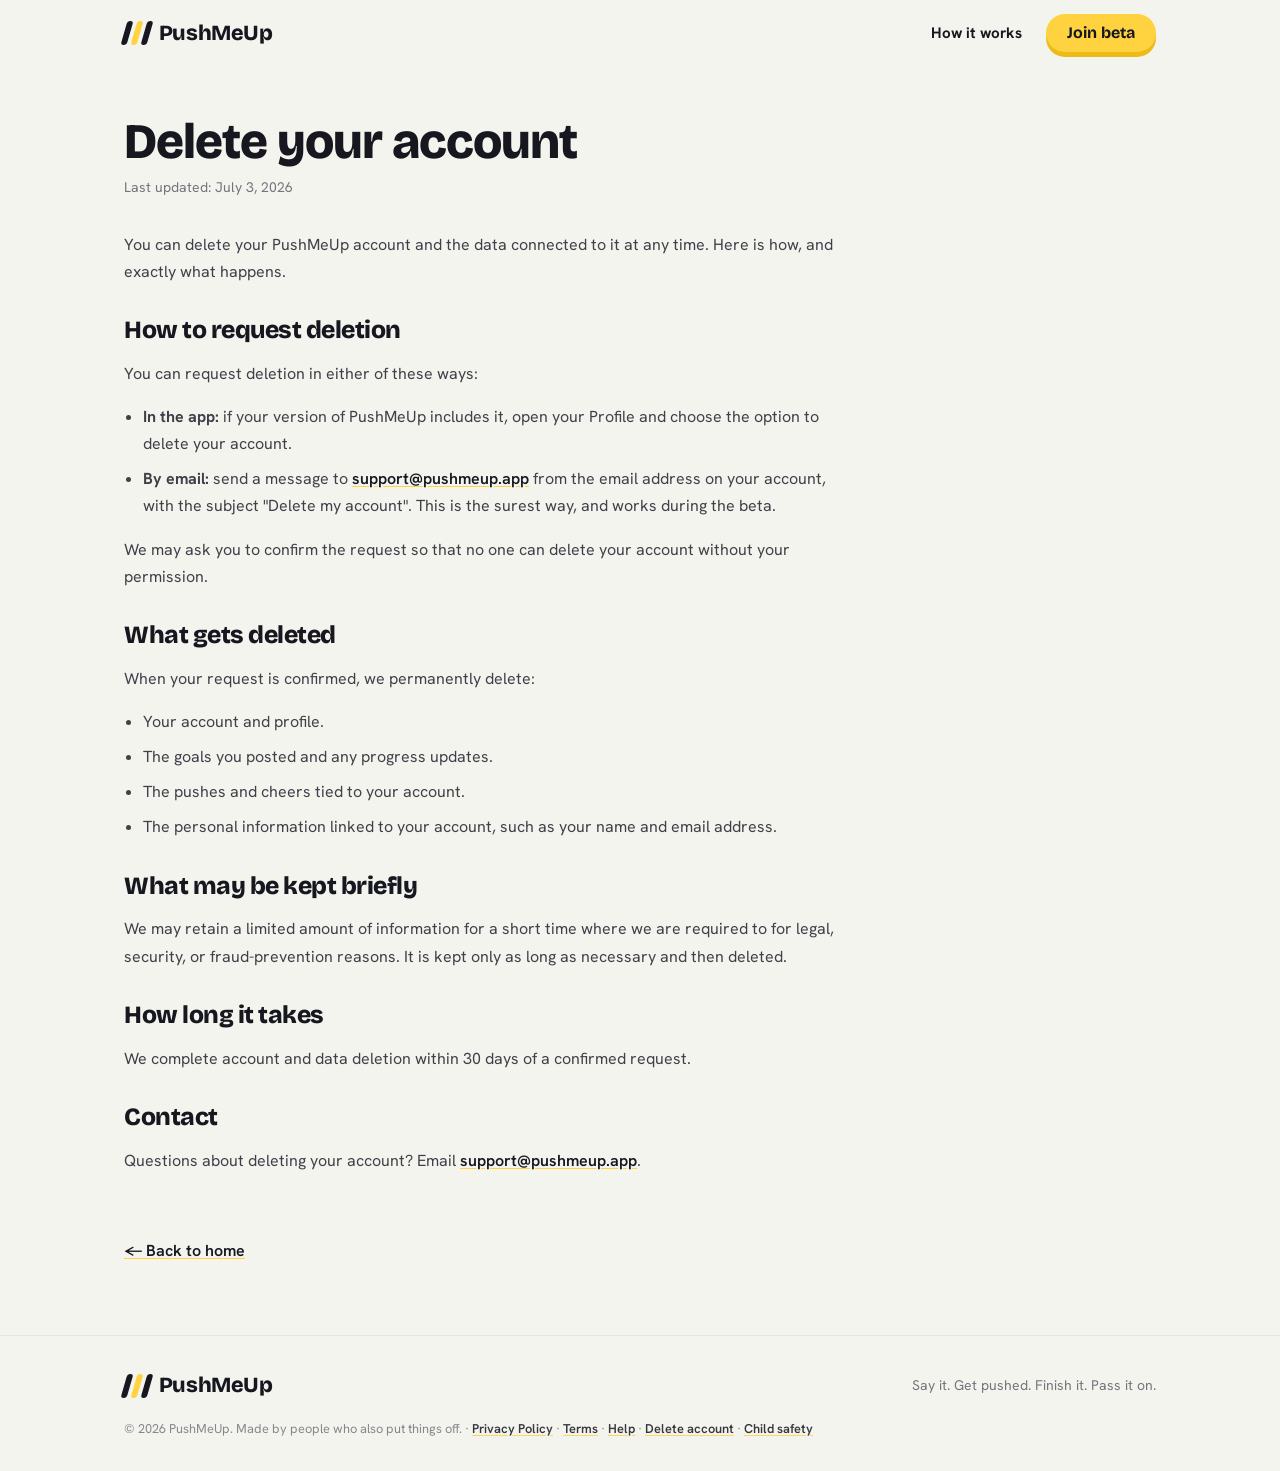
<file: delete-account.html>
<!DOCTYPE html>
<html lang="en">
<head>
  <meta charset="UTF-8" />
  <meta name="viewport" content="width=device-width, initial-scale=1.0" />
  <title>Delete your account | PushMeUp</title>
  <meta name="description" content="How to delete your PushMeUp account and the data associated with it." />
  <link rel="canonical" href="https://pushmeup.app/delete-account" />
  <meta name="robots" content="index, follow" />
  <meta name="theme-color" content="#F4F4EF" />

  <link rel="icon" href="favicon.svg" type="image/svg+xml" />
  <link rel="apple-touch-icon" href="apple-touch-icon.png" />

  <link rel="preconnect" href="https://fonts.googleapis.com" />
  <link rel="preconnect" href="https://fonts.gstatic.com" crossorigin />
  <link href="https://fonts.googleapis.com/css2?family=Bricolage+Grotesque:wght@400;600;700;800&family=Hanken+Grotesk:wght@400;600;700;800&display=swap" rel="stylesheet" />

  <link rel="stylesheet" href="css/theme.css" />
  <link rel="stylesheet" href="css/components.css" />
  <link rel="stylesheet" href="css/site.css" />
</head>
<body>

  <header class="header">
    <div class="wrap header__row">
      <a class="logo" href="index.html" aria-label="PushMeUp home">
        <span class="logo__bars" aria-hidden="true"><i></i><i></i><i></i></span>
        PushMeUp
      </a>
      <nav class="header__nav" aria-label="Main">
        <a class="header__link" href="index.html#how-it-works">How it works</a>
        <a class="btn btn--push btn--compact" href="index.html#beta" data-cta>Join beta</a>
      </nav>
    </div>
  </header>

  <main class="wrap legal">
    <h1 class="legal__title">Delete your account</h1>
    <p class="legal__updated">Last updated: July 3, 2026</p>

    <div class="prose">
      <p>You can delete your PushMeUp account and the data connected to it at any time. Here is how, and exactly what happens.</p>

      <h2>How to request deletion</h2>
      <p>You can request deletion in either of these ways:</p>
      <ul>
        <li><strong>In the app:</strong> if your version of PushMeUp includes it, open your Profile and choose the option to delete your account.</li>
        <li><strong>By email:</strong> send a message to <a href="mailto:support@pushmeup.app?subject=Delete%20my%20account">support@pushmeup.app</a> from the email address on your account, with the subject "Delete my account". This is the surest way, and works during the beta.</li>
      </ul>
      <p>We may ask you to confirm the request so that no one can delete your account without your permission.</p>

      <h2>What gets deleted</h2>
      <p>When your request is confirmed, we permanently delete:</p>
      <ul>
        <li>Your account and profile.</li>
        <li>The goals you posted and any progress updates.</li>
        <li>The pushes and cheers tied to your account.</li>
        <li>The personal information linked to your account, such as your name and email address.</li>
      </ul>

      <h2>What may be kept briefly</h2>
      <p>We may retain a limited amount of information for a short time where we are required to for legal, security, or fraud-prevention reasons. It is kept only as long as necessary and then deleted.</p>

      <h2>How long it takes</h2>
      <p>We complete account and data deletion within 30 days of a confirmed request.</p>

      <h2>Contact</h2>
      <p>Questions about deleting your account? Email <a href="mailto:support@pushmeup.app">support@pushmeup.app</a>.</p>

      <a class="legal__back" href="index.html">← Back to home</a>
    </div>
  </main>

  <footer class="footer">
    <div class="wrap">
      <div class="footer__row">
        <a class="logo" href="index.html" aria-label="PushMeUp home">
          <span class="logo__bars" aria-hidden="true"><i></i><i></i><i></i></span>
          PushMeUp
        </a>
        <p class="footer__tag">Say it. Get pushed. Finish it. Pass it on.</p>
      </div>
      <p class="footer__small">© 2026 PushMeUp. Made by people who also put things off. · <a href="privacy.html">Privacy Policy</a> · <a href="terms.html">Terms</a> · <a href="help.html">Help</a> · <a href="delete-account.html">Delete account</a> · <a href="child-safety.html">Child safety</a></p>
    </div>
  </footer>

  <script src="js/config.js"></script>
  <script src="js/main.js"></script>
</body>
</html>
</file>
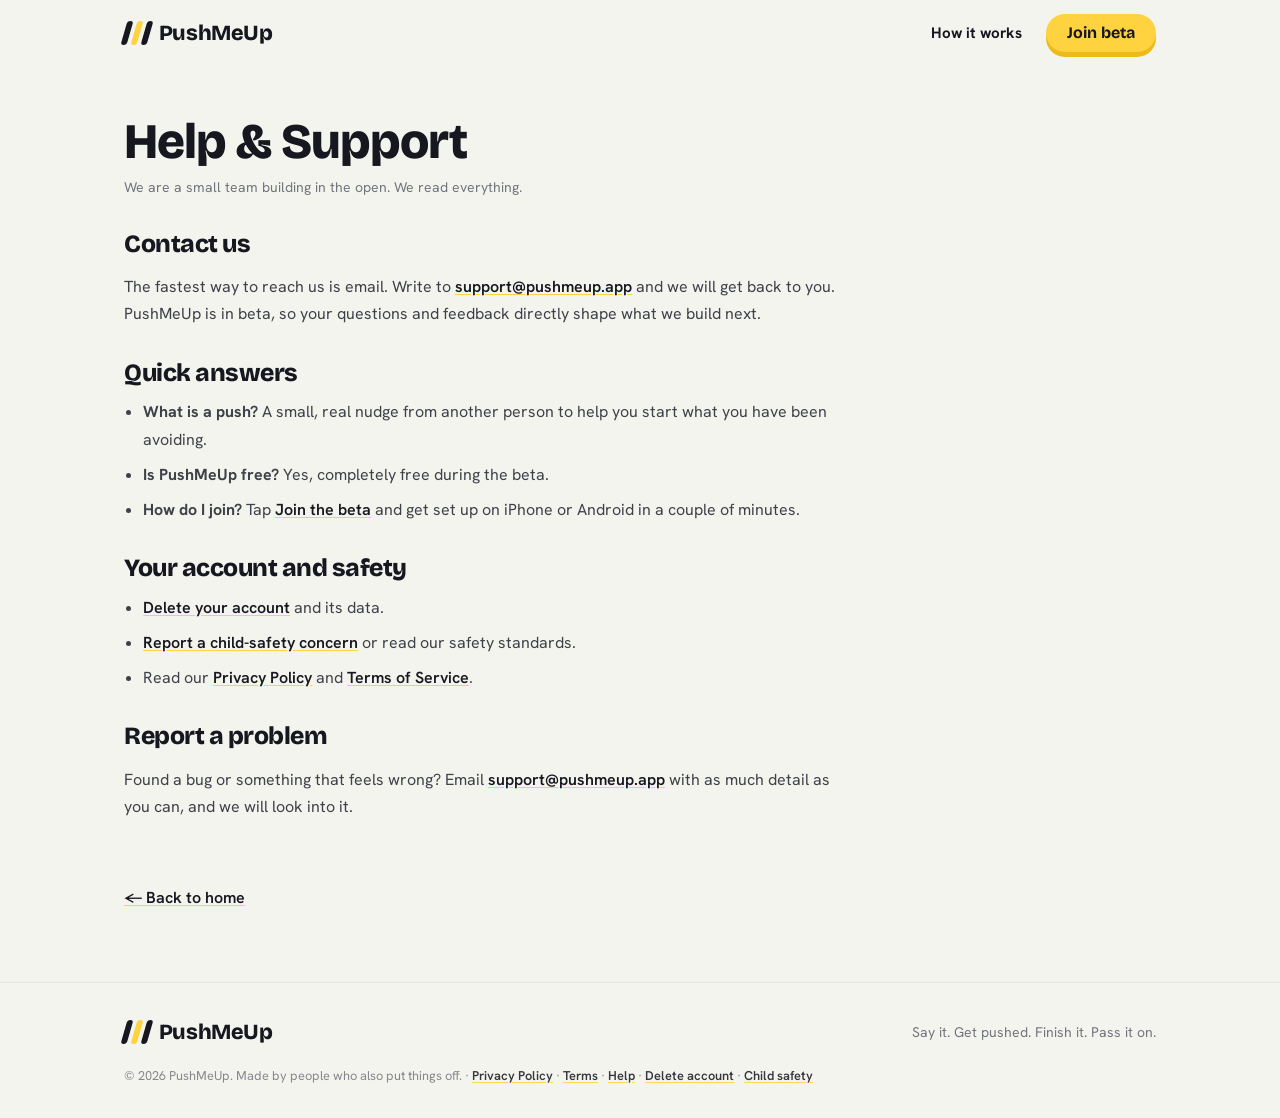
<file: help.html>
<!DOCTYPE html>
<html lang="en">
<head>
  <meta charset="UTF-8" />
  <meta name="viewport" content="width=device-width, initial-scale=1.0" />
  <title>Help &amp; Support | PushMeUp</title>
  <meta name="description" content="Get help with PushMeUp: contact support, quick answers, and links to manage your account." />
  <link rel="canonical" href="https://pushmeup.app/help" />
  <meta name="robots" content="index, follow" />
  <meta name="theme-color" content="#F4F4EF" />

  <link rel="icon" href="favicon.svg" type="image/svg+xml" />
  <link rel="apple-touch-icon" href="apple-touch-icon.png" />

  <link rel="preconnect" href="https://fonts.googleapis.com" />
  <link rel="preconnect" href="https://fonts.gstatic.com" crossorigin />
  <link href="https://fonts.googleapis.com/css2?family=Bricolage+Grotesque:wght@400;600;700;800&family=Hanken+Grotesk:wght@400;600;700;800&display=swap" rel="stylesheet" />

  <link rel="stylesheet" href="css/theme.css" />
  <link rel="stylesheet" href="css/components.css" />
  <link rel="stylesheet" href="css/site.css" />
</head>
<body>

  <header class="header">
    <div class="wrap header__row">
      <a class="logo" href="index.html" aria-label="PushMeUp home">
        <span class="logo__bars" aria-hidden="true"><i></i><i></i><i></i></span>
        PushMeUp
      </a>
      <nav class="header__nav" aria-label="Main">
        <a class="header__link" href="index.html#how-it-works">How it works</a>
        <a class="btn btn--push btn--compact" href="index.html#beta" data-cta>Join beta</a>
      </nav>
    </div>
  </header>

  <main class="wrap legal">
    <h1 class="legal__title">Help &amp; Support</h1>
    <p class="legal__updated">We are a small team building in the open. We read everything.</p>

    <div class="prose">
      <h2>Contact us</h2>
      <p>The fastest way to reach us is email. Write to <a href="mailto:support@pushmeup.app">support@pushmeup.app</a> and we will get back to you. PushMeUp is in beta, so your questions and feedback directly shape what we build next.</p>

      <h2>Quick answers</h2>
      <ul>
        <li><strong>What is a push?</strong> A small, real nudge from another person to help you start what you have been avoiding.</li>
        <li><strong>Is PushMeUp free?</strong> Yes, completely free during the beta.</li>
        <li><strong>How do I join?</strong> Tap <a href="index.html#beta" data-cta>Join the beta</a> and get set up on iPhone or Android in a couple of minutes.</li>
      </ul>

      <h2>Your account and safety</h2>
      <ul>
        <li><a href="delete-account.html">Delete your account</a> and its data.</li>
        <li><a href="child-safety.html">Report a child-safety concern</a> or read our safety standards.</li>
        <li>Read our <a href="privacy.html">Privacy Policy</a> and <a href="terms.html">Terms of Service</a>.</li>
      </ul>

      <h2>Report a problem</h2>
      <p>Found a bug or something that feels wrong? Email <a href="mailto:support@pushmeup.app?subject=PushMeUp%20feedback">support@pushmeup.app</a> with as much detail as you can, and we will look into it.</p>

      <a class="legal__back" href="index.html">← Back to home</a>
    </div>
  </main>

  <footer class="footer">
    <div class="wrap">
      <div class="footer__row">
        <a class="logo" href="index.html" aria-label="PushMeUp home">
          <span class="logo__bars" aria-hidden="true"><i></i><i></i><i></i></span>
          PushMeUp
        </a>
        <p class="footer__tag">Say it. Get pushed. Finish it. Pass it on.</p>
      </div>
      <p class="footer__small">© 2026 PushMeUp. Made by people who also put things off. · <a href="privacy.html">Privacy Policy</a> · <a href="terms.html">Terms</a> · <a href="help.html">Help</a> · <a href="delete-account.html">Delete account</a> · <a href="child-safety.html">Child safety</a></p>
    </div>
  </footer>

  <script src="js/config.js"></script>
  <script src="js/main.js"></script>
</body>
</html>
</file>
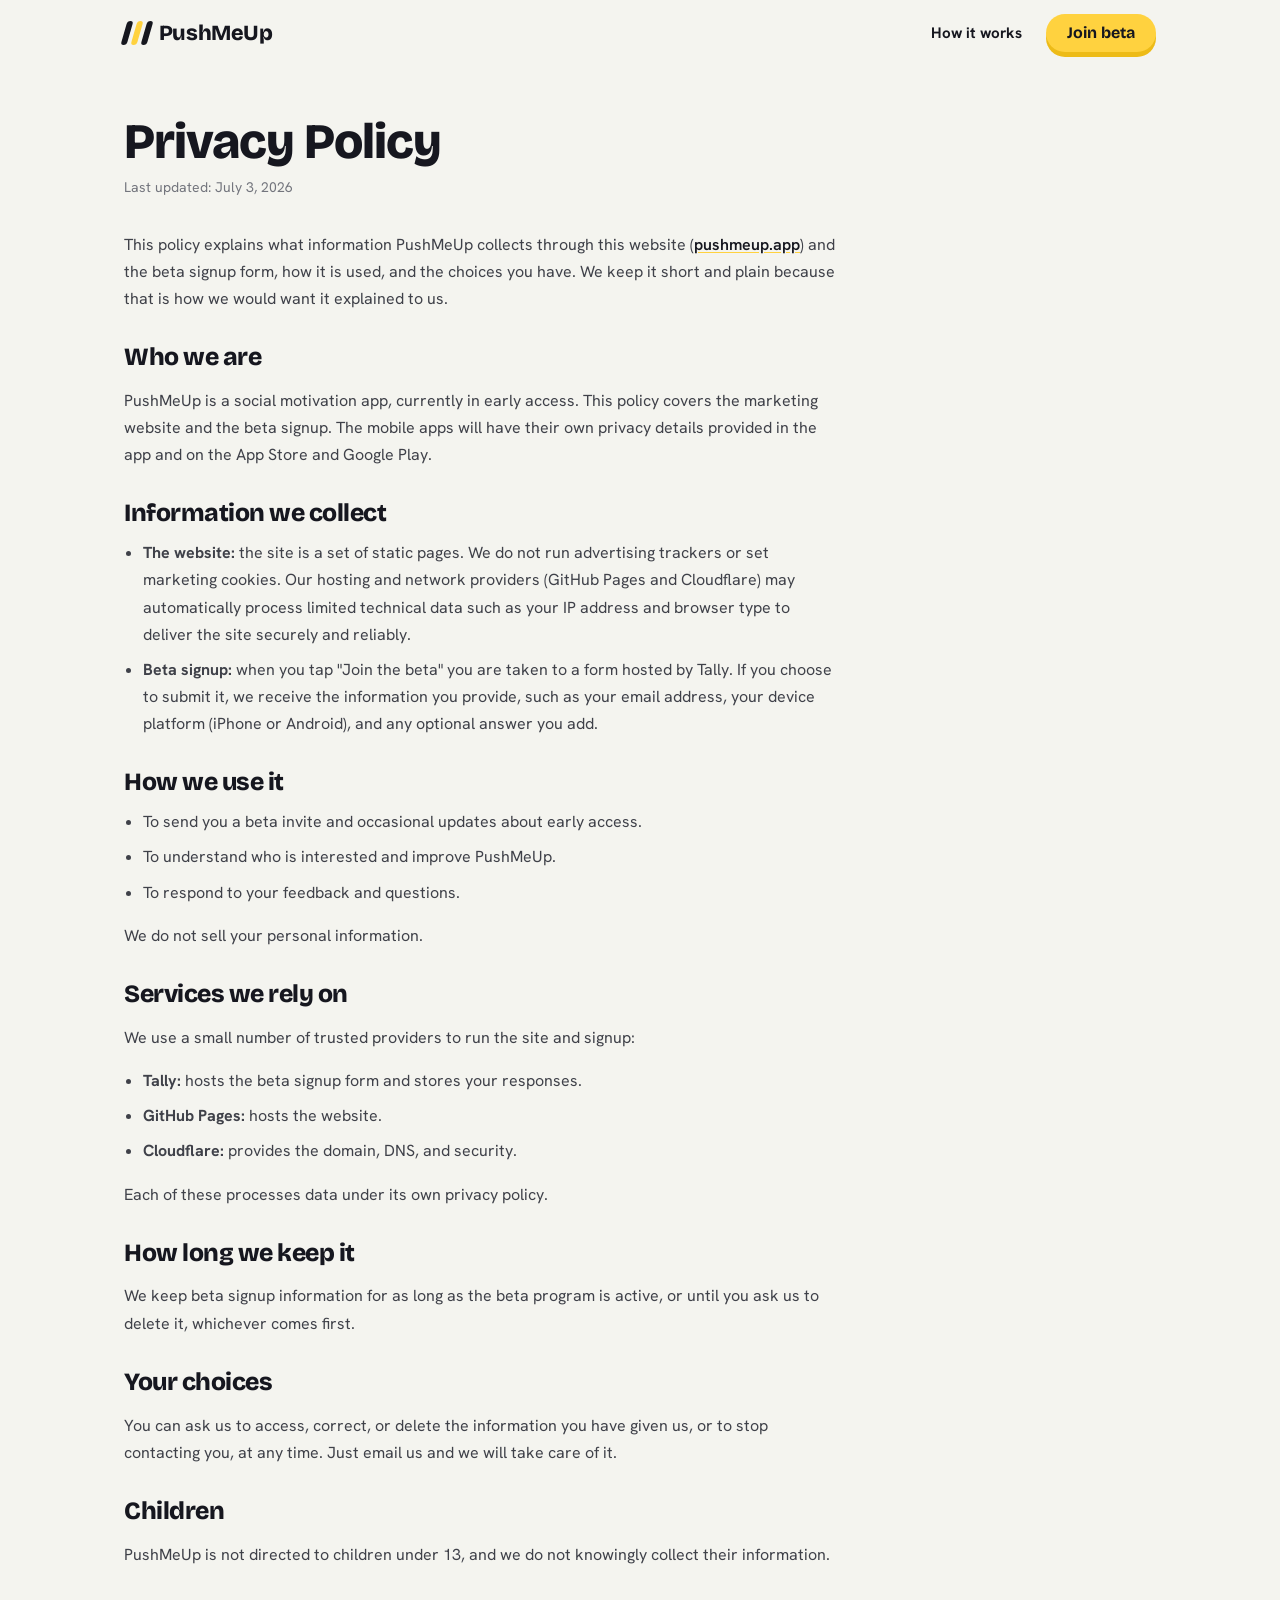
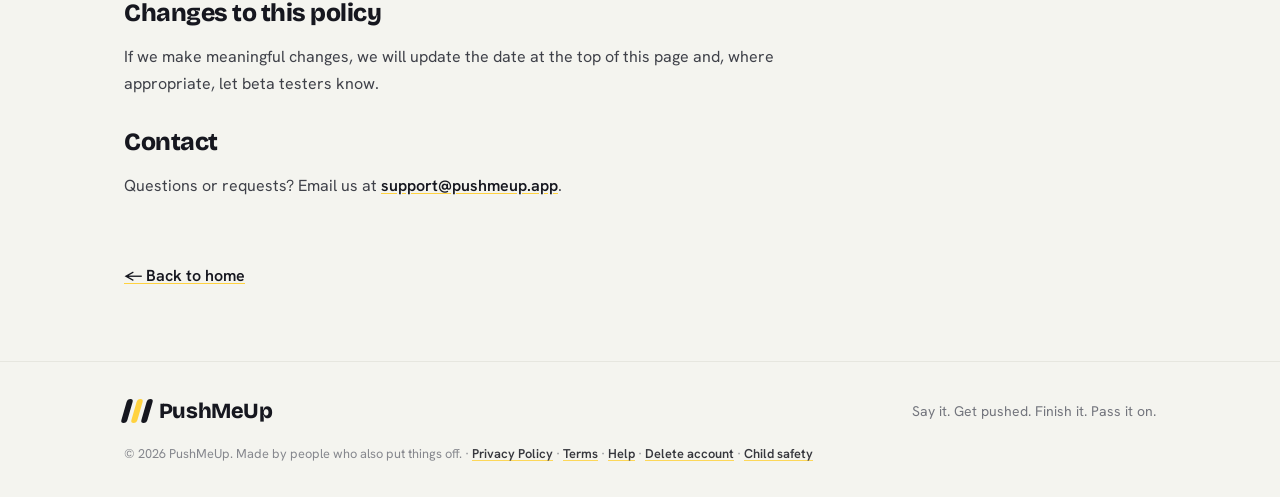
<file: privacy.html>
<!DOCTYPE html>
<html lang="en">
<head>
  <meta charset="UTF-8" />
  <meta name="viewport" content="width=device-width, initial-scale=1.0" />
  <title>Privacy Policy | PushMeUp</title>
  <meta name="description" content="How PushMeUp handles your information on this website and the beta signup form." />
  <link rel="canonical" href="https://pushmeup.app/privacy.html" />
  <meta name="robots" content="index, follow" />
  <meta name="theme-color" content="#F4F4EF" />

  <link rel="icon" href="favicon.svg" type="image/svg+xml" />
  <link rel="apple-touch-icon" href="apple-touch-icon.png" />

  <link rel="preconnect" href="https://fonts.googleapis.com" />
  <link rel="preconnect" href="https://fonts.gstatic.com" crossorigin />
  <link href="https://fonts.googleapis.com/css2?family=Bricolage+Grotesque:wght@400;600;700;800&family=Hanken+Grotesk:wght@400;600;700;800&display=swap" rel="stylesheet" />

  <link rel="stylesheet" href="css/theme.css" />
  <link rel="stylesheet" href="css/components.css" />
  <link rel="stylesheet" href="css/site.css" />
</head>
<body>

  <header class="header">
    <div class="wrap header__row">
      <a class="logo" href="index.html" aria-label="PushMeUp home">
        <span class="logo__bars" aria-hidden="true"><i></i><i></i><i></i></span>
        PushMeUp
      </a>
      <nav class="header__nav" aria-label="Main">
        <a class="header__link" href="index.html#how-it-works">How it works</a>
        <a class="btn btn--push btn--compact" href="index.html#beta" data-cta>Join beta</a>
      </nav>
    </div>
  </header>

  <main class="wrap legal">
    <h1 class="legal__title">Privacy Policy</h1>
    <p class="legal__updated">Last updated: July 3, 2026</p>

    <div class="prose">
      <p>This policy explains what information PushMeUp collects through this website (<a href="https://pushmeup.app/">pushmeup.app</a>) and the beta signup form, how it is used, and the choices you have. We keep it short and plain because that is how we would want it explained to us.</p>

      <h2>Who we are</h2>
      <p>PushMeUp is a social motivation app, currently in early access. This policy covers the marketing website and the beta signup. The mobile apps will have their own privacy details provided in the app and on the App Store and Google Play.</p>

      <h2>Information we collect</h2>
      <ul>
        <li><strong>The website:</strong> the site is a set of static pages. We do not run advertising trackers or set marketing cookies. Our hosting and network providers (GitHub Pages and Cloudflare) may automatically process limited technical data such as your IP address and browser type to deliver the site securely and reliably.</li>
        <li><strong>Beta signup:</strong> when you tap "Join the beta" you are taken to a form hosted by Tally. If you choose to submit it, we receive the information you provide, such as your email address, your device platform (iPhone or Android), and any optional answer you add.</li>
      </ul>

      <h2>How we use it</h2>
      <ul>
        <li>To send you a beta invite and occasional updates about early access.</li>
        <li>To understand who is interested and improve PushMeUp.</li>
        <li>To respond to your feedback and questions.</li>
      </ul>
      <p>We do not sell your personal information.</p>

      <h2>Services we rely on</h2>
      <p>We use a small number of trusted providers to run the site and signup:</p>
      <ul>
        <li><strong>Tally:</strong> hosts the beta signup form and stores your responses.</li>
        <li><strong>GitHub Pages:</strong> hosts the website.</li>
        <li><strong>Cloudflare:</strong> provides the domain, DNS, and security.</li>
      </ul>
      <p>Each of these processes data under its own privacy policy.</p>

      <h2>How long we keep it</h2>
      <p>We keep beta signup information for as long as the beta program is active, or until you ask us to delete it, whichever comes first.</p>

      <h2>Your choices</h2>
      <p>You can ask us to access, correct, or delete the information you have given us, or to stop contacting you, at any time. Just email us and we will take care of it.</p>

      <h2>Children</h2>
      <p>PushMeUp is not directed to children under 13, and we do not knowingly collect their information.</p>

      <h2>Changes to this policy</h2>
      <p>If we make meaningful changes, we will update the date at the top of this page and, where appropriate, let beta testers know.</p>

      <h2>Contact</h2>
      <p>Questions or requests? Email us at <a href="mailto:support@pushmeup.app">support@pushmeup.app</a>.</p>

      <a class="legal__back" href="index.html">← Back to home</a>
    </div>
  </main>

  <footer class="footer">
    <div class="wrap">
      <div class="footer__row">
        <a class="logo" href="index.html" aria-label="PushMeUp home">
          <span class="logo__bars" aria-hidden="true"><i></i><i></i><i></i></span>
          PushMeUp
        </a>
        <p class="footer__tag">Say it. Get pushed. Finish it. Pass it on.</p>
      </div>
      <p class="footer__small">© 2026 PushMeUp. Made by people who also put things off. · <a href="privacy.html">Privacy Policy</a> · <a href="terms.html">Terms</a> · <a href="help.html">Help</a> · <a href="delete-account.html">Delete account</a> · <a href="child-safety.html">Child safety</a></p>
    </div>
  </footer>

  <script src="js/config.js"></script>
  <script src="js/main.js"></script>
</body>
</html>
</file>
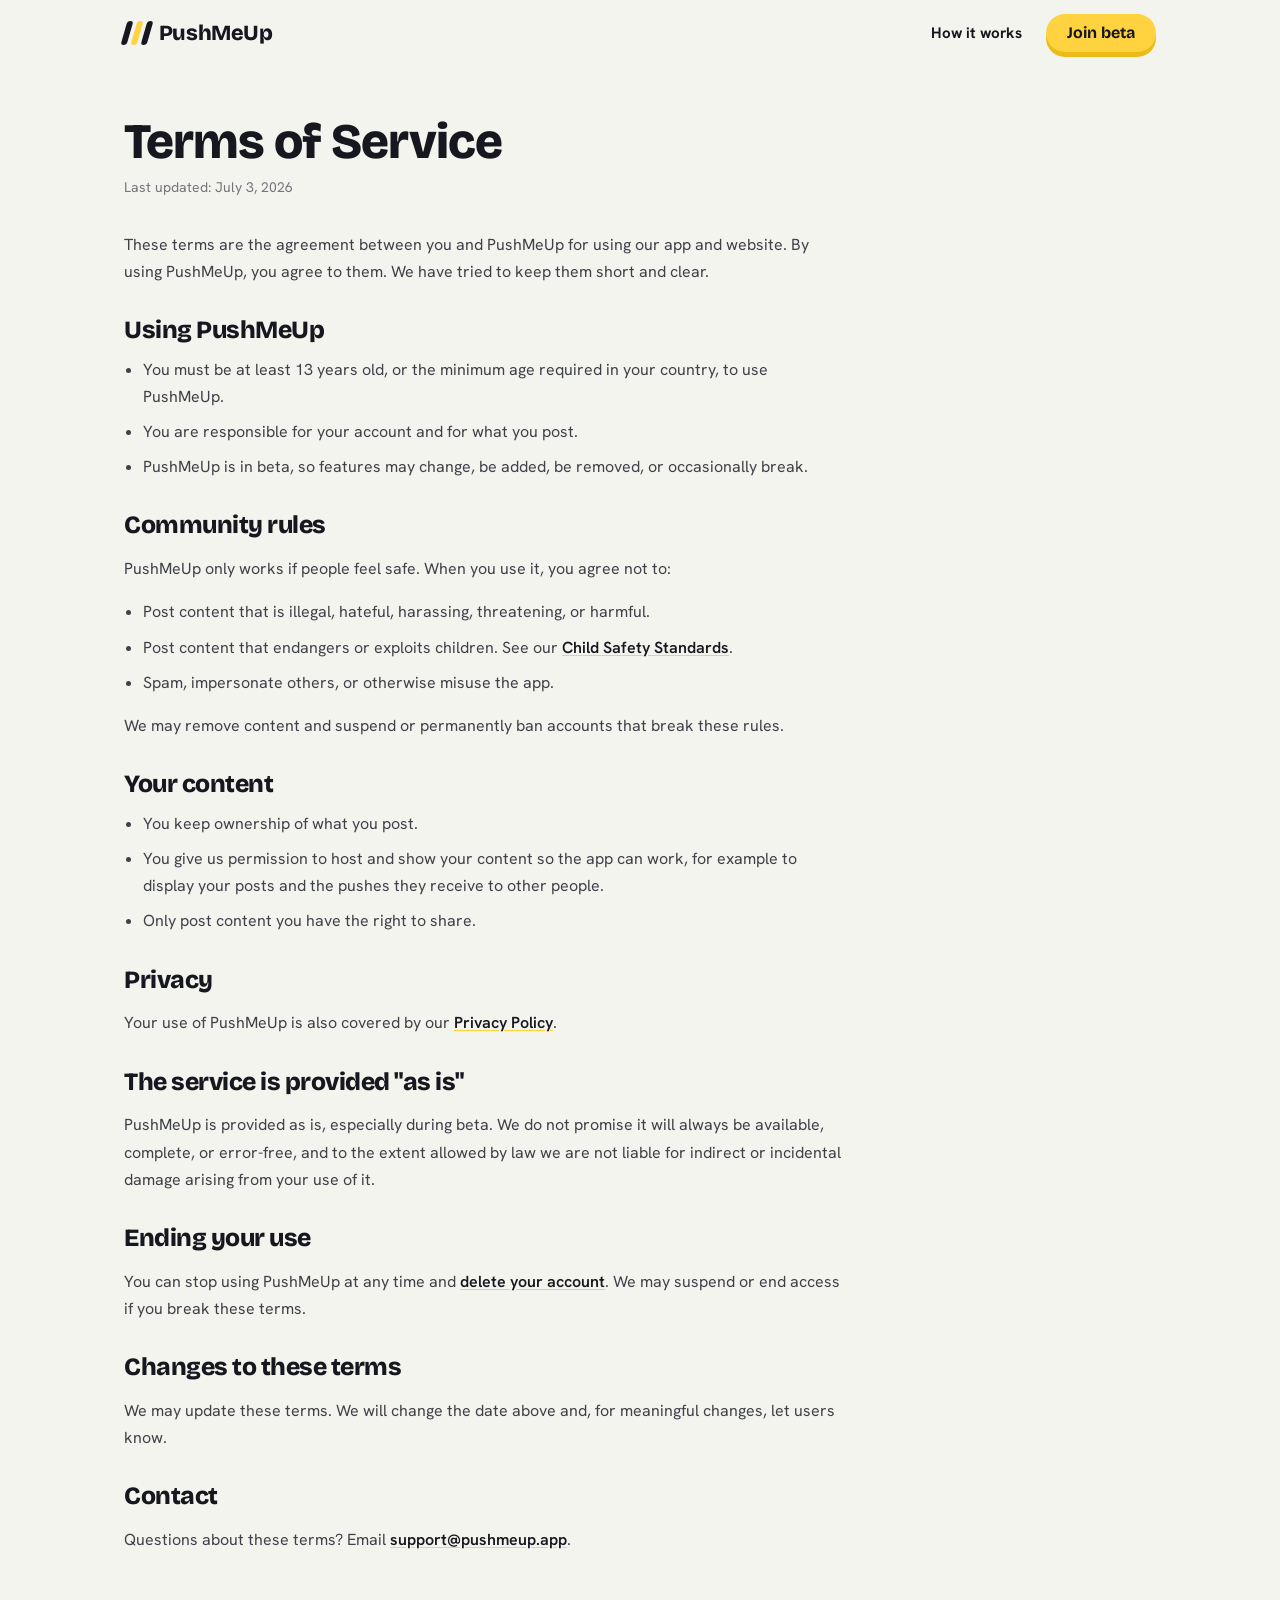
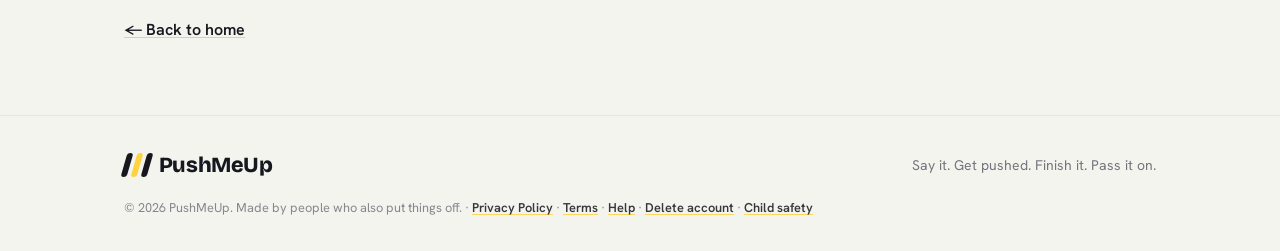
<file: terms.html>
<!DOCTYPE html>
<html lang="en">
<head>
  <meta charset="UTF-8" />
  <meta name="viewport" content="width=device-width, initial-scale=1.0" />
  <title>Terms of Service | PushMeUp</title>
  <meta name="description" content="The terms for using the PushMeUp app and website." />
  <link rel="canonical" href="https://pushmeup.app/terms" />
  <meta name="robots" content="index, follow" />
  <meta name="theme-color" content="#F4F4EF" />

  <link rel="icon" href="favicon.svg" type="image/svg+xml" />
  <link rel="apple-touch-icon" href="apple-touch-icon.png" />

  <link rel="preconnect" href="https://fonts.googleapis.com" />
  <link rel="preconnect" href="https://fonts.gstatic.com" crossorigin />
  <link href="https://fonts.googleapis.com/css2?family=Bricolage+Grotesque:wght@400;600;700;800&family=Hanken+Grotesk:wght@400;600;700;800&display=swap" rel="stylesheet" />

  <link rel="stylesheet" href="css/theme.css" />
  <link rel="stylesheet" href="css/components.css" />
  <link rel="stylesheet" href="css/site.css" />
</head>
<body>

  <header class="header">
    <div class="wrap header__row">
      <a class="logo" href="index.html" aria-label="PushMeUp home">
        <span class="logo__bars" aria-hidden="true"><i></i><i></i><i></i></span>
        PushMeUp
      </a>
      <nav class="header__nav" aria-label="Main">
        <a class="header__link" href="index.html#how-it-works">How it works</a>
        <a class="btn btn--push btn--compact" href="index.html#beta" data-cta>Join beta</a>
      </nav>
    </div>
  </header>

  <main class="wrap legal">
    <h1 class="legal__title">Terms of Service</h1>
    <p class="legal__updated">Last updated: July 3, 2026</p>

    <div class="prose">
      <p>These terms are the agreement between you and PushMeUp for using our app and website. By using PushMeUp, you agree to them. We have tried to keep them short and clear.</p>

      <h2>Using PushMeUp</h2>
      <ul>
        <li>You must be at least 13 years old, or the minimum age required in your country, to use PushMeUp.</li>
        <li>You are responsible for your account and for what you post.</li>
        <li>PushMeUp is in beta, so features may change, be added, be removed, or occasionally break.</li>
      </ul>

      <h2>Community rules</h2>
      <p>PushMeUp only works if people feel safe. When you use it, you agree not to:</p>
      <ul>
        <li>Post content that is illegal, hateful, harassing, threatening, or harmful.</li>
        <li>Post content that endangers or exploits children. See our <a href="child-safety.html">Child Safety Standards</a>.</li>
        <li>Spam, impersonate others, or otherwise misuse the app.</li>
      </ul>
      <p>We may remove content and suspend or permanently ban accounts that break these rules.</p>

      <h2>Your content</h2>
      <ul>
        <li>You keep ownership of what you post.</li>
        <li>You give us permission to host and show your content so the app can work, for example to display your posts and the pushes they receive to other people.</li>
        <li>Only post content you have the right to share.</li>
      </ul>

      <h2>Privacy</h2>
      <p>Your use of PushMeUp is also covered by our <a href="privacy.html">Privacy Policy</a>.</p>

      <h2>The service is provided "as is"</h2>
      <p>PushMeUp is provided as is, especially during beta. We do not promise it will always be available, complete, or error-free, and to the extent allowed by law we are not liable for indirect or incidental damage arising from your use of it.</p>

      <h2>Ending your use</h2>
      <p>You can stop using PushMeUp at any time and <a href="delete-account.html">delete your account</a>. We may suspend or end access if you break these terms.</p>

      <h2>Changes to these terms</h2>
      <p>We may update these terms. We will change the date above and, for meaningful changes, let users know.</p>

      <h2>Contact</h2>
      <p>Questions about these terms? Email <a href="mailto:support@pushmeup.app">support@pushmeup.app</a>.</p>

      <a class="legal__back" href="index.html">← Back to home</a>
    </div>
  </main>

  <footer class="footer">
    <div class="wrap">
      <div class="footer__row">
        <a class="logo" href="index.html" aria-label="PushMeUp home">
          <span class="logo__bars" aria-hidden="true"><i></i><i></i><i></i></span>
          PushMeUp
        </a>
        <p class="footer__tag">Say it. Get pushed. Finish it. Pass it on.</p>
      </div>
      <p class="footer__small">© 2026 PushMeUp. Made by people who also put things off. · <a href="privacy.html">Privacy Policy</a> · <a href="terms.html">Terms</a> · <a href="help.html">Help</a> · <a href="delete-account.html">Delete account</a> · <a href="child-safety.html">Child safety</a></p>
    </div>
  </footer>

  <script src="js/config.js"></script>
  <script src="js/main.js"></script>
</body>
</html>
</file>
<file: css/theme.css>
/* ============================================================
   PushMeUp: shared visual tokens
   Source of truth: src/shared/theme/colors.ts (mobile app)
   ============================================================ */

:root {
  /* Brand: mirrors the app's Tactile Momentum palette */
  --ink: #16171f;            /* onboardingInk / tactileMomentumSecondary */
  --ink-soft: #2a2b36;       /* onboardingInkSoft */
  --paper: #f4f4ef;          /* onboardingPaper */
  --card: #ffffff;           /* onboardingCard */
  --push: #ffd23f;           /* onboardingPush / tactileMomentumPrimary */
  --push-deep: #edbb17;      /* onboardingPushDeep */
  --push-soft: #fff7dd;      /* cheer-button fill */
  --done: #1fa86b;           /* onboardingDone */
  --done-soft: #e3f4ec;      /* onboardingDoneSoft */
  --muted: #73757d;          /* onboardingMuted */
  --line: #e6e6df;           /* onboardingLine */
  --push-tint: #fff0c8;      /* reminderBg: warm yellow wash */

  /* Avatar palette (matches in-app initial avatars) */
  --avatar-teal: #1a9aa8;
  --avatar-pink: #e5518d;
  --avatar-purple: #7b6cf6;
  --avatar-orange: #ff7043;

  /* Typography: same families the app ships in assets/fonts */
  --font-headline: 'Bricolage Grotesque', 'Arial Black', sans-serif;
  --font-body: 'Hanken Grotesk', 'Helvetica Neue', Arial, sans-serif;

  /* Type scale */
  --text-hero: clamp(2.9rem, 9.5vw, 5.75rem);
  --text-h2: clamp(2rem, 5vw, 3.1rem);
  --text-h3: clamp(1.25rem, 3vw, 1.55rem);
  --text-lead: clamp(1.1rem, 2.5vw, 1.3rem);
  --text-body: 1rem;
  --text-small: 0.875rem;
  --text-overline: 0.75rem;

  /* Shape: app cards are large-radius, buttons are full pills */
  --radius-card: 28px;
  --radius-inner: 16px;
  --radius-pill: 999px;
  --radius-band: 44px;

  /* Elevation: soft and warm, never hard */
  --shadow-card: 0 1px 2px rgba(22, 23, 31, 0.04), 0 16px 40px rgba(22, 23, 31, 0.08);
  --shadow-card-hover: 0 2px 4px rgba(22, 23, 31, 0.04), 0 24px 56px rgba(22, 23, 31, 0.12);
  --shadow-push: 0 5px 0 var(--push-deep);
  --shadow-push-hover: 0 6px 0 var(--push-deep);
  --shadow-push-press: 0 1px 0 var(--push-deep);

  /* Spacing rhythm */
  --space-1: 0.25rem;
  --space-2: 0.5rem;
  --space-3: 0.75rem;
  --space-4: 1rem;
  --space-5: 1.5rem;
  --space-6: 2rem;
  --space-7: 3rem;
  --space-8: 4.5rem;
  --space-9: 7rem;

  --content-max: 1080px;
}
</file>
<file: css/components.css>
/* ============================================================
   PushMeUp: reusable components
   Buttons, cards, chips, avatars, tally marks, app previews, FAQ
   ============================================================ */

/* ---------- Buttons ---------- */

.btn {
  display: inline-flex;
  align-items: center;
  justify-content: center;
  gap: 0.5rem;
  border: none;
  border-radius: var(--radius-pill);
  font-family: var(--font-headline);
  font-weight: 700;
  cursor: pointer;
  text-decoration: none;
  line-height: 1;
  transition: transform 0.15s ease, box-shadow 0.15s ease, background-color 0.15s ease;
  -webkit-tap-highlight-color: transparent;
}

.btn:focus-visible {
  outline: 3px solid var(--ink);
  outline-offset: 3px;
}

/* Primary: the app's yellow Push CTA */
.btn--push {
  background: var(--push);
  color: var(--ink);
  box-shadow: var(--shadow-push);
  padding: 1.15rem 2.3rem;
  font-size: 1.2rem;
}

.btn--push:hover {
  transform: translateY(-1px);
  box-shadow: var(--shadow-push-hover);
}

.btn--push:active {
  transform: translateY(4px);
  box-shadow: var(--shadow-push-press);
}

.btn--compact {
  padding: 0.7rem 1.3rem;
  font-size: 1rem;
}

/* Cheer: light yellow outline pill, as in the feed */
.btn--cheer {
  background: var(--push-soft);
  border: 2px solid var(--push);
  color: var(--ink);
  padding: 0.6rem 1.2rem;
  font-size: 0.95rem;
}

/* Pushed state: dark pill with check */
.btn--pushed {
  background: var(--ink);
  color: var(--push);
  padding: 0.7rem 1.3rem;
  font-size: 1rem;
  cursor: default;
}

/* Done state: green */
.btn--done {
  background: var(--done);
  color: #fff;
  padding: 0.7rem 1.3rem;
  font-size: 1rem;
  cursor: default;
}

.btn .btn__arrow {
  width: 1.1em;
  height: 1.1em;
  flex: none;
}

/* ---------- Cards ---------- */

.card {
  background: var(--card);
  border-radius: var(--radius-card);
  box-shadow: var(--shadow-card);
  border: 1px solid rgba(230, 230, 223, 0.6);
}

.card--hoverable {
  transition: transform 0.25s ease, box-shadow 0.25s ease;
}

.card--hoverable:hover {
  transform: translateY(-4px);
  box-shadow: var(--shadow-card-hover);
}

/* Dark banner card: like the in-app "YOUR PROGRESS · DAY 7" strip */
.card--ink {
  background: var(--ink);
  color: #fff;
  border: none;
}

/* ---------- Chips & labels ---------- */

.chip {
  display: inline-flex;
  align-items: center;
  padding: 0.4rem 0.9rem;
  border-radius: var(--radius-pill);
  border: 1.5px solid var(--line);
  background: var(--card);
  color: var(--ink);
  font-family: var(--font-body);
  font-weight: 600;
  font-size: 0.85rem;
  white-space: nowrap;
}

.chip--beta {
  background: var(--push);
  border-color: var(--push);
  font-family: var(--font-headline);
  font-weight: 800;
  letter-spacing: 0.08em;
  text-transform: uppercase;
  font-size: 0.75rem;
  transform: rotate(6deg);
}

.overline {
  font-family: var(--font-body);
  font-weight: 700;
  font-size: var(--text-overline);
  letter-spacing: 0.18em;
  text-transform: uppercase;
  color: var(--push-deep);
}

.card--ink .overline { color: var(--push); }

/* ---------- Avatars ---------- */

.avatar {
  display: inline-flex;
  align-items: center;
  justify-content: center;
  width: 42px;
  height: 42px;
  border-radius: 50%;
  color: #fff;
  font-family: var(--font-body);
  font-weight: 700;
  font-size: 1rem;
  flex: none;
}

.avatar--sm { width: 30px; height: 30px; font-size: 0.75rem; }
.avatar--teal { background: var(--avatar-teal); }
.avatar--pink { background: var(--avatar-pink); }
.avatar--purple { background: var(--avatar-purple); }
.avatar--orange { background: var(--avatar-orange); }
.avatar--push { background: var(--push); color: var(--ink); }

.avatar-stack {
  display: inline-flex;
  align-items: center;
}

.avatar-stack .avatar {
  border: 2.5px solid var(--card);
  margin-left: -9px;
}

.avatar-stack .avatar:first-child { margin-left: 0; }

/* ---------- Tally marks (push count, matches the app's ////) ---------- */

.tally {
  display: inline-flex;
  align-items: center;
  gap: 5px;
}

.tally i {
  display: block;
  width: 4.5px;
  height: 19px;
  border-radius: 3px;
  background: var(--ink);
  transform: skewX(-16deg);
}

.tally i.is-push { background: var(--push); }

/* ---------- App preview cards (product UI recreations) ---------- */

.app-card {
  background: var(--card);
  border-radius: var(--radius-card);
  box-shadow: var(--shadow-card);
  border: 1px solid rgba(230, 230, 223, 0.6);
  padding: var(--space-5);
  font-family: var(--font-body);
  text-align: left;
}

.app-card__head {
  display: flex;
  align-items: center;
  gap: 0.75rem;
}

.app-card__who {
  display: flex;
  flex-direction: column;
  gap: 0.1rem;
  min-width: 0;
}

.app-card__who strong {
  font-weight: 700;
  color: var(--ink);
  font-size: 0.95rem;
}

.app-card__who span {
  color: var(--muted);
  font-size: 0.8rem;
}

.app-card__head .chip { margin-left: auto; }

.app-card__task {
  font-family: var(--font-headline);
  font-weight: 700;
  font-size: clamp(1.15rem, 3.5vw, 1.4rem);
  line-height: 1.25;
  color: var(--ink);
  margin: var(--space-4) 0;
}

.app-card__foot {
  display: flex;
  align-items: flex-end;
  justify-content: space-between;
  gap: 1rem;
  flex-wrap: wrap;
}

.app-card__pushes {
  display: flex;
  flex-direction: column;
  gap: 0.5rem;
}

.app-card__count {
  font-size: 0.9rem;
  color: var(--muted);
}

.app-card__count strong {
  color: var(--ink);
  font-weight: 800;
}

/* Progress block: green-edged, as in task detail */
.progress-block {
  border-left: 4px solid var(--done);
  background: #f6f7f3;
  border-radius: 10px;
  padding: 0.75rem 1rem;
  margin: var(--space-4) 0;
}

.progress-block .overline {
  color: var(--done);
  display: block;
  margin-bottom: 0.25rem;
}

.progress-block p {
  margin: 0;
  color: var(--ink);
  font-weight: 600;
  font-size: 0.95rem;
}

/* Composer preview */
.composer__field {
  border: 1.5px solid var(--line);
  border-radius: var(--radius-inner);
  padding: 0.9rem 1rem;
  color: var(--ink);
  font-size: 0.95rem;
  line-height: 1.45;
  background: #fbfbf8;
}

.composer__field .caret {
  display: inline-block;
  width: 2px;
  height: 1em;
  background: var(--push-deep);
  vertical-align: text-bottom;
  margin-left: 1px;
  animation: blink 1.1s steps(1) infinite;
}

@keyframes blink { 50% { opacity: 0; } }

.composer__foot {
  display: flex;
  align-items: center;
  justify-content: space-between;
  gap: 0.75rem;
  margin-top: var(--space-4);
}

/* Notification chip: "You've got support." */
.support-chip {
  display: inline-flex;
  align-items: center;
  gap: 0.6rem;
  background: var(--card);
  border-radius: var(--radius-pill);
  box-shadow: var(--shadow-card);
  border: 1px solid rgba(230, 230, 223, 0.6);
  padding: 0.5rem 1.1rem 0.5rem 0.5rem;
  font-family: var(--font-body);
  font-weight: 700;
  font-size: 0.9rem;
  color: var(--ink);
  white-space: nowrap;
}

.support-chip__bolt {
  display: inline-flex;
  align-items: center;
  justify-content: center;
  width: 32px;
  height: 32px;
  border-radius: 10px;
  background: var(--push);
  flex: none;
}

.support-chip__bolt svg { width: 16px; height: 16px; }

/* ---------- FAQ accordion ---------- */

.faq-item {
  background: var(--card);
  border-radius: 22px;
  border: 1.5px solid rgba(230, 230, 223, 0.9);
  box-shadow: 0 4px 14px rgba(22, 23, 31, 0.04);
  overflow: hidden;
  transition: border-color 0.2s ease;
}

.faq-item.is-open { border-color: var(--push); }

.faq-item + .faq-item { margin-top: var(--space-3); }

.faq-item__q {
  display: flex;
  align-items: center;
  justify-content: space-between;
  gap: 1rem;
  width: 100%;
  padding: 1.3rem 1.5rem;
  background: none;
  border: none;
  cursor: pointer;
  text-align: left;
  font-family: var(--font-headline);
  font-weight: 700;
  font-size: 1.1rem;
  color: var(--ink);
}

.faq-item__q:focus-visible {
  outline: 3px solid var(--push-deep);
  outline-offset: -3px;
}

.faq-item__icon {
  flex: none;
  width: 28px;
  height: 28px;
  border-radius: 50%;
  background: var(--push);
  display: inline-flex;
  align-items: center;
  justify-content: center;
  transition: transform 0.25s ease;
}

.faq-item__icon svg { width: 14px; height: 14px; }

.faq-item.is-open .faq-item__icon { transform: rotate(45deg); }

.faq-item__a {
  max-height: 0;
  overflow: hidden;
  transition: max-height 0.3s ease;
}

.faq-item__a p {
  margin: 0;
  padding: 0 1.5rem 1.35rem;
  color: var(--muted);
  font-size: 1rem;
  line-height: 1.6;
}

/* ---------- Marquee mini feed cards ---------- */

.mini-card {
  display: inline-flex;
  align-items: center;
  gap: 0.9rem;
  background: var(--card);
  border: 1.5px solid var(--line);
  border-radius: 18px;
  padding: 0.85rem 1.25rem;
  box-shadow: 0 6px 16px rgba(22, 23, 31, 0.05);
  white-space: nowrap;
  flex: none;
}

.mini-card__task {
  font-family: var(--font-headline);
  font-weight: 700;
  font-size: 1rem;
  color: var(--ink);
}

.mini-card__meta {
  display: inline-flex;
  align-items: center;
  gap: 0.5rem;
  color: var(--muted);
  font-size: 0.85rem;
  font-weight: 600;
}

.mini-card__meta .tally i { height: 14px; width: 3.5px; }

.mini-card .chip {
  font-size: 0.75rem;
  padding: 0.25rem 0.7rem;
}

/* ---------- Live push pip (+1 floating off the hero card) ---------- */

@keyframes pip-float {
  0% { opacity: 0; transform: translateY(6px) scale(0.7) rotate(-4deg); }
  25% { opacity: 1; }
  100% { opacity: 0; transform: translateY(-34px) scale(1.05) rotate(4deg); }
}

.push-pip {
  position: absolute;
  right: 44px;
  top: -14px;
  background: var(--ink);
  color: var(--push);
  font-family: var(--font-headline);
  font-weight: 800;
  font-size: 0.85rem;
  padding: 0.3rem 0.65rem;
  border-radius: var(--radius-pill);
  pointer-events: none;
  animation: pip-float 1.4s ease-out both;
}

@keyframes btn-nudge {
  0% { transform: none; }
  30% { transform: scale(1.07) translateY(-2px); }
  60% { transform: scale(0.97); }
  100% { transform: none; }
}

.btn--push.is-nudged { animation: btn-nudge 0.7s ease; }

.tally i {
  transition: transform 0.3s ease, background-color 0.3s ease;
}

.tally i.is-flash {
  transform: skewX(-16deg) scaleY(1.4);
  background: var(--push-deep);
}

/* ---------- Doodles ---------- */

.doodle {
  position: absolute;
  pointer-events: none;
  color: var(--push-deep);
}

/* ---------- Reduced motion ---------- */

@media (prefers-reduced-motion: reduce) {
  .btn,
  .card--hoverable,
  .faq-item__icon,
  .faq-item__a,
  .tally i {
    transition: none;
  }
  .composer__field .caret,
  .push-pip,
  .btn--push.is-nudged {
    animation: none;
  }
}
</file>
<file: css/site.css>
/* ============================================================
   PushMeUp: page layout & sections (mobile-first)
   ============================================================ */

*,
*::before,
*::after { box-sizing: border-box; }

html { scroll-behavior: smooth; }

@media (prefers-reduced-motion: reduce) {
  html { scroll-behavior: auto; }
}

body {
  margin: 0;
  background: var(--paper);
  color: var(--ink);
  font-family: var(--font-body);
  font-size: var(--text-body);
  line-height: 1.6;
  -webkit-font-smoothing: antialiased;
  overflow-x: hidden;
}

img, svg { max-width: 100%; }

::selection {
  background: var(--push);
  color: var(--ink);
}

h1, h2, h3 {
  font-family: var(--font-headline);
  line-height: 1.08;
  margin: 0;
  letter-spacing: -0.02em;
  text-wrap: balance;
}

section[id] { scroll-margin-top: 84px; }

.wrap {
  width: 100%;
  max-width: var(--content-max);
  margin: 0 auto;
  padding-inline: var(--space-5);
}

.section {
  padding-block: var(--space-8);
  position: relative;
}

@media (min-width: 800px) {
  .section { padding-block: var(--space-9); }
}

.section__kicker {
  display: block;
  margin-bottom: var(--space-3);
}

.section__title {
  font-size: var(--text-h2);
  font-weight: 800;
  max-width: 22ch;
}

.section__title--center {
  margin-inline: auto;
  text-align: center;
}

.section__lead {
  font-size: var(--text-lead);
  color: var(--muted);
  max-width: 52ch;
  margin: var(--space-4) 0 0;
}

/* Yellow marker underline: same device as the app's onboarding headline */
.hl {
  position: relative;
  white-space: nowrap;
}

.hl::after {
  content: '';
  position: absolute;
  left: -0.03em;
  right: -0.03em;
  bottom: 0.04em;
  height: 0.14em;
  background: var(--push);
  border-radius: 999px;
  z-index: -1;
}

/* ---------- Header ---------- */

.header {
  position: sticky;
  top: 0;
  z-index: 50;
  background: rgba(244, 244, 239, 0.85);
  backdrop-filter: blur(12px);
  -webkit-backdrop-filter: blur(12px);
  border-bottom: 1px solid transparent;
  transition: border-color 0.25s ease, box-shadow 0.25s ease;
}

.header.is-scrolled {
  border-bottom-color: rgba(230, 230, 223, 0.8);
  box-shadow: 0 6px 24px rgba(22, 23, 31, 0.05);
}

.header__row {
  display: flex;
  align-items: center;
  justify-content: space-between;
  gap: var(--space-4);
  padding-block: 0.85rem;
}

.logo {
  display: inline-flex;
  align-items: center;
  gap: 0.55rem;
  text-decoration: none;
  color: var(--ink);
  font-family: var(--font-headline);
  font-weight: 800;
  font-size: 1.35rem;
  letter-spacing: -0.02em;
}

.logo__bars {
  display: inline-flex;
  gap: 4px;
}

.logo__bars i {
  display: block;
  width: 6px;
  height: 24px;
  border-radius: 3px;
  background: var(--ink);
  transform: skewX(-16deg);
}

.logo__bars i:nth-child(2) { background: var(--push); }

.header__nav {
  display: flex;
  align-items: center;
  gap: var(--space-5);
}

.header__link {
  color: var(--ink);
  text-decoration: none;
  font-weight: 700;
  font-size: 0.95rem;
}

.header__link:hover { color: var(--push-deep); }

@media (max-width: 460px) {
  .header__link { display: none; }
}

/* ---------- Hero ---------- */

.hero {
  padding-block: var(--space-7) var(--space-8);
  overflow: hidden;
}

@media (min-width: 900px) {
  .hero { padding-block: var(--space-8) var(--space-9); }
}

@keyframes hero-rise {
  from { opacity: 0; transform: translateY(18px); }
  to { opacity: 1; transform: none; }
}

.hero__kicker {
  display: inline-flex;
  align-items: center;
  gap: 0.55rem;
  background: var(--card);
  border: 1.5px solid var(--line);
  border-radius: var(--radius-pill);
  padding: 0.45rem 1rem 0.45rem 0.55rem;
  font-weight: 700;
  font-size: 0.88rem;
  color: var(--ink);
  animation: hero-rise 0.55s ease both;
}

.hero__kicker-bolt {
  display: inline-flex;
  align-items: center;
  justify-content: center;
  width: 26px;
  height: 26px;
  border-radius: 9px;
  background: var(--push);
}

.hero__kicker-bolt svg { width: 13px; height: 13px; }

.hero__title {
  font-size: var(--text-hero);
  font-weight: 800;
  letter-spacing: -0.03em;
  line-height: 1.02;
  margin-top: var(--space-5);
  max-width: 16ch;
  animation: hero-rise 0.55s ease 0.06s both;
}

.hero__grid {
  display: grid;
  gap: var(--space-7);
  align-items: center;
  margin-top: var(--space-6);
}

@media (min-width: 900px) {
  .hero__grid {
    grid-template-columns: 1fr 1.05fr;
    gap: var(--space-8);
    margin-top: var(--space-7);
  }
}

.hero__lead {
  font-size: var(--text-lead);
  color: var(--muted);
  max-width: 40ch;
  margin: 0 0 var(--space-6);
  animation: hero-rise 0.55s ease 0.12s both;
}

.hero__actions { animation: hero-rise 0.55s ease 0.18s both; }

.hero__cta-note {
  margin: var(--space-3) 0 0;
  color: var(--muted);
  font-size: var(--text-small);
  font-weight: 600;
}

.hero__proof {
  display: flex;
  align-items: center;
  gap: 0.75rem;
  margin-top: var(--space-6);
  color: var(--muted);
  font-size: 0.92rem;
  font-weight: 600;
  animation: hero-rise 0.55s ease 0.24s both;
}

.hero__proof strong { color: var(--ink); }

/* Hero card stack */
.hero__stage {
  position: relative;
  max-width: 500px;
  margin-inline: auto;
  margin-top: var(--space-5);
  width: 100%;
  animation: hero-rise 0.6s ease 0.2s both;
}

@media (min-width: 900px) {
  .hero__stage { margin-top: 0; }
}

.hero__card-back {
  position: absolute;
  inset: 0;
  transform: rotate(-2.5deg) translate(-4px, 10px);
  background: var(--card);
  border-radius: var(--radius-card);
  border: 1px solid rgba(230, 230, 223, 0.8);
  box-shadow: 0 8px 24px rgba(22, 23, 31, 0.05);
}

.hero__card-main { position: relative; }

.hero__card-main .app-card__foot { position: relative; }

.hero__supporters {
  display: flex;
  align-items: center;
  gap: 0.6rem;
  margin-top: var(--space-4);
  margin-bottom: var(--space-4);
  padding-top: var(--space-4);
  border-top: 1px solid var(--line);
  color: var(--muted);
  font-size: 0.9rem;
  font-weight: 600;
}

.hero__supporters strong { color: var(--ink); }

@keyframes chip-bob-r {
  from { transform: rotate(3deg) translateY(0); }
  to { transform: rotate(3deg) translateY(-6px); }
}

@keyframes chip-bob-l {
  from { transform: rotate(-3deg) translateY(0); }
  to { transform: rotate(-3deg) translateY(-6px); }
}

.hero__chip-support {
  position: absolute;
  top: -22px;
  right: -8px;
  transform: rotate(3deg);
  z-index: 2;
  animation: chip-bob-r 3.2s ease-in-out infinite alternate;
}

.hero__chip-done {
  position: absolute;
  bottom: -24px;
  left: -8px;
  transform: rotate(-3deg);
  z-index: 2;
  animation: chip-bob-l 3.8s ease-in-out 0.6s infinite alternate;
}

@media (min-width: 900px) {
  .hero__chip-support { right: -26px; }
  .hero__chip-done { left: -26px; }
}

.hero__burst {
  position: absolute;
  top: -38px;
  left: 4%;
  width: 44px;
  color: var(--push-deep);
}

/* ---------- Feed marquee ---------- */

.feed-strip {
  padding-block: var(--space-2) var(--space-8);
  overflow: hidden;
}

.feed-strip__label {
  display: flex;
  align-items: center;
  justify-content: center;
  gap: 0.55rem;
  margin-bottom: var(--space-5);
  color: var(--muted);
  font-size: var(--text-overline);
  font-weight: 700;
  letter-spacing: 0.18em;
  text-transform: uppercase;
}

@keyframes live-pulse {
  0%, 100% { transform: scale(1); opacity: 1; }
  50% { transform: scale(1.5); opacity: 0.55; }
}

.feed-strip__dot {
  width: 8px;
  height: 8px;
  border-radius: 50%;
  background: var(--push-deep);
  animation: live-pulse 1.8s ease-in-out infinite;
}

.marquee {
  display: flex;
  gap: var(--space-4);
  width: max-content;
  animation: marquee-scroll 44s linear infinite;
}

.marquee__group {
  display: flex;
  gap: var(--space-4);
  padding-right: var(--space-4);
}

.feed-strip:hover .marquee { animation-play-state: paused; }

@keyframes marquee-scroll {
  from { transform: translateX(0); }
  to { transform: translateX(-50%); }
}

.feed-strip__viewport {
  mask-image: linear-gradient(90deg, transparent, #000 7%, #000 93%, transparent);
  -webkit-mask-image: linear-gradient(90deg, transparent, #000 7%, #000 93%, transparent);
}

@media (prefers-reduced-motion: reduce) {
  .marquee { animation: none; width: auto; flex-wrap: wrap; justify-content: center; }
  .marquee__group[aria-hidden] { display: none; }
  .feed-strip__viewport { mask-image: none; -webkit-mask-image: none; }
  .feed-strip__dot { animation: none; }
}

/* ---------- How it works ---------- */

.steps {
  display: grid;
  gap: var(--space-5);
  margin-top: var(--space-7);
  position: relative;
}

@media (min-width: 860px) {
  .steps {
    grid-template-columns: repeat(3, 1fr);
    gap: var(--space-6);
    align-items: start;
  }
}

.step {
  padding: var(--space-6) var(--space-5);
  display: flex;
  flex-direction: column;
  gap: var(--space-4);
}

.step__num {
  display: inline-flex;
  align-items: center;
  justify-content: center;
  width: 44px;
  height: 44px;
  border-radius: 15px;
  background: var(--push);
  color: var(--ink);
  font-family: var(--font-headline);
  font-weight: 800;
  font-size: 1.2rem;
  flex: none;
  transform: rotate(-5deg);
  box-shadow: 0 3px 0 var(--push-deep);
}

.step__title {
  font-size: var(--text-h3);
  font-weight: 800;
}

.step__copy {
  margin: 0;
  color: var(--muted);
  line-height: 1.55;
}

.step__visual {
  margin-top: var(--space-2);
}

.step__visual .app-card {
  padding: var(--space-4);
  border-radius: 20px;
  border: 1.5px solid var(--line);
  box-shadow: 0 8px 20px rgba(22, 23, 31, 0.08);
}

.step__visual .app-card__task {
  font-size: 1.05rem;
  margin: var(--space-3) 0;
}

/* Hand-drawn connector arrows between steps (desktop only) */
.step-arrow {
  display: none;
  position: absolute;
  top: 30px;
  width: 76px;
  color: var(--push-deep);
  z-index: 1;
}

.step-arrow--1 { left: 33.33%; transform: translateX(-50%) rotate(-4deg); }
.step-arrow--2 { left: 66.66%; transform: translateX(-50%) rotate(3deg); }

@media (min-width: 860px) {
  .step-arrow { display: block; }
}

/* ---------- Momentum (emotional value): warm yellow band ---------- */

.band-section { padding-block: var(--space-6); }

@media (min-width: 800px) {
  .band-section { padding-block: var(--space-7); }
}

.band {
  background: var(--push-tint);
  border-radius: var(--radius-band);
  margin-inline: clamp(8px, 1.5vw, 20px);
  padding-block: var(--space-8);
  position: relative;
  overflow: hidden;
}

@media (min-width: 800px) {
  .band { padding-block: var(--space-9); }
}

.band .section__lead { color: #5f6168; }

.band .overline { color: #a07908; }

.band__doodle {
  position: absolute;
  color: var(--push-deep);
  opacity: 0.5;
}

.band__doodle--tr { top: 36px; right: 42px; width: 54px; transform: rotate(24deg); }
.band__doodle--bl { bottom: 36px; left: 38px; width: 44px; transform: rotate(-140deg); }

@media (max-width: 800px) {
  .band__doodle { display: none; }
}

.momentum__grid {
  display: grid;
  gap: var(--space-7);
  align-items: center;
}

@media (min-width: 900px) {
  .momentum__grid { grid-template-columns: 1fr 1.05fr; }
}

.timeline {
  padding: var(--space-6) var(--space-5);
  position: relative;
  display: flex;
  flex-direction: column;
  gap: var(--space-5);
}

@media (min-width: 600px) {
  .timeline { padding: var(--space-6); }
}

.timeline__row {
  display: flex;
  gap: var(--space-4);
  position: relative;
}

.timeline__marker {
  display: flex;
  flex-direction: column;
  align-items: center;
  flex: none;
  width: 42px;
}

.timeline__dot {
  width: 42px;
  height: 42px;
  border-radius: 50%;
  display: inline-flex;
  align-items: center;
  justify-content: center;
  background: var(--paper);
  border: 2px solid var(--line);
  flex: none;
}

.timeline__dot--push { background: var(--push); border-color: var(--push); }
.timeline__dot--done { background: var(--done); border-color: var(--done); }
.timeline__dot svg { width: 18px; height: 18px; }

.timeline__line {
  flex: 1;
  width: 3px;
  min-height: 22px;
  border-radius: 3px;
  background: var(--line);
  margin-top: 6px;
}

.timeline__row:last-child .timeline__line { display: none; }

.timeline__body { padding-bottom: var(--space-2); min-width: 0; }

.timeline__label {
  display: block;
  font-size: var(--text-overline);
  font-weight: 700;
  letter-spacing: 0.14em;
  text-transform: uppercase;
  color: var(--muted);
  margin-bottom: 0.3rem;
}

.timeline__text {
  margin: 0;
  font-family: var(--font-headline);
  font-weight: 700;
  font-size: 1.05rem;
  color: var(--ink);
}

.timeline__sub {
  margin: 0.3rem 0 0;
  color: var(--muted);
  font-size: 0.9rem;
}

.timeline__pushrow {
  display: flex;
  align-items: center;
  gap: 0.7rem;
  margin-top: 0.5rem;
  flex-wrap: wrap;
}

/* ---------- Beta ---------- */

.beta-card {
  padding: var(--space-8) var(--space-5);
  text-align: center;
  position: relative;
  overflow: visible;
}

@media (min-width: 800px) {
  .beta-card { padding: var(--space-8) var(--space-7); }
}

.beta-card__badge {
  position: absolute;
  top: -16px;
  right: clamp(18px, 6vw, 64px);
  box-shadow: 0 3px 0 var(--push-deep);
}

.beta-card__title {
  font-size: var(--text-h2);
  font-weight: 800;
  color: #fff;
  max-width: 18ch;
  margin-inline: auto;
}

.beta-card__copy {
  color: rgba(255, 255, 255, 0.75);
  max-width: 48ch;
  margin: var(--space-4) auto var(--space-6);
  font-size: var(--text-lead);
}

.beta-card__note {
  margin: var(--space-4) 0 0;
  color: rgba(255, 255, 255, 0.7);
  font-weight: 600;
  font-size: var(--text-small);
}

.beta-card__micro {
  margin: var(--space-2) 0 0;
  color: rgba(255, 255, 255, 0.45);
  font-size: 0.8rem;
}

.beta-card .doodle--bars-l {
  top: 28px;
  left: 28px;
  display: inline-flex;
  gap: 5px;
  transform: rotate(-8deg);
}

.beta-card .doodle--bars-r {
  bottom: 30px;
  right: 30px;
  display: inline-flex;
  gap: 5px;
  transform: rotate(10deg);
}

.beta-card .doodle i {
  display: block;
  width: 6px;
  height: 26px;
  border-radius: 3px;
  background: var(--push);
  transform: skewX(-16deg);
  opacity: 0.85;
}

.beta-card .doodle i:nth-child(2) { background: rgba(255, 255, 255, 0.35); }

/* ---------- FAQ ---------- */

.faq {
  max-width: 720px;
  margin: var(--space-6) auto 0;
}

.faq__more {
  text-align: center;
  color: var(--muted);
  font-size: 0.95rem;
  margin: var(--space-5) 0 0;
}

.faq__more a {
  color: var(--ink);
  font-weight: 700;
  text-decoration-color: var(--push);
  text-decoration-thickness: 2.5px;
  text-underline-offset: 3px;
}

.faq__more a:hover { color: var(--push-deep); }

/* ---------- Footer ---------- */

.footer {
  border-top: 1px solid var(--line);
  padding-block: var(--space-6);
}

.footer__row {
  display: flex;
  align-items: center;
  justify-content: space-between;
  gap: var(--space-4);
  flex-wrap: wrap;
}

.footer__tag {
  color: var(--muted);
  font-size: var(--text-small);
  margin: 0;
}

.footer__small {
  margin: var(--space-4) 0 0;
  color: var(--muted);
  font-size: 0.8rem;
  opacity: 0.85;
}

.footer__small a {
  color: var(--ink);
  font-weight: 600;
  text-decoration: underline;
  text-decoration-color: var(--push);
  text-underline-offset: 2px;
}

.footer__small a:hover { color: var(--push-deep); }

/* ---------- Legal / prose pages ---------- */

.legal { padding-block: var(--space-7) var(--space-8); }

.legal__title {
  font-size: var(--text-h2);
  font-weight: 800;
}

.legal__updated {
  color: var(--muted);
  margin: var(--space-2) 0 0;
  font-size: var(--text-small);
}

.prose {
  max-width: 720px;
  margin-top: var(--space-6);
}

.prose h2 {
  font-family: var(--font-headline);
  font-size: var(--text-h3);
  font-weight: 800;
  margin: var(--space-6) 0 var(--space-3);
}

.prose p,
.prose li {
  color: #3f4149;
  line-height: 1.7;
}

.prose ul { padding-left: 1.2rem; margin: var(--space-3) 0; }
.prose li { margin-bottom: var(--space-2); }

.prose a {
  color: var(--ink);
  font-weight: 600;
  text-decoration: underline;
  text-decoration-color: var(--push);
  text-underline-offset: 2px;
}

.prose a:hover { color: var(--push-deep); }

.legal__back {
  display: inline-flex;
  align-items: center;
  gap: 0.4rem;
  margin-top: var(--space-7);
  color: var(--ink);
  font-weight: 700;
  text-decoration: none;
}

.legal__back:hover { color: var(--push-deep); }

/* ---------- Scroll reveal ---------- */

.reveal {
  opacity: 0;
  transform: translateY(18px);
  transition: opacity 0.55s ease, transform 0.55s ease;
}

.reveal.is-visible {
  opacity: 1;
  transform: none;
}

@media (prefers-reduced-motion: reduce) {
  .reveal {
    opacity: 1;
    transform: none;
    transition: none;
  }

  .hero__kicker,
  .hero__title,
  .hero__lead,
  .hero__actions,
  .hero__proof,
  .hero__stage,
  .hero__chip-support,
  .hero__chip-done {
    animation: none;
  }

  .header { transition: none; }
}

/* ============================================================
   What's new — release cards mirroring the app changelog
   ============================================================ */
.release {
  background: var(--card);
  border: 1px solid var(--line);
  border-radius: var(--radius-card);
  padding: var(--space-6);
  margin-top: var(--space-5);
}

.release--latest {
  border: 1.5px solid var(--push);
  box-shadow: 0 12px 32px rgba(23, 23, 28, 0.07);
}

.release__badge {
  display: inline-block;
  background: var(--push-soft);
  color: #8a6d1a;
  font-size: 0.72rem;
  font-weight: 800;
  letter-spacing: 0.08em;
  text-transform: uppercase;
  border-radius: var(--radius-pill);
  padding: 0.35rem 0.85rem;
}

.release__badge--muted {
  background: var(--paper);
  color: var(--muted);
  border: 1px solid var(--line);
}

.release__title {
  font-family: var(--font-headline);
  font-size: 1.4rem;
  line-height: 1.2;
  letter-spacing: -0.01em;
  margin-top: var(--space-3);
}

.release__sub {
  color: var(--muted);
  line-height: 1.55;
  margin-top: var(--space-2);
  max-width: 46ch;
}

.release__list {
  list-style: none;
  padding: 0;
  margin: var(--space-4) 0 0;
  display: grid;
  gap: 0.7rem;
}

.release__list li {
  line-height: 1.5;
}

.release__list--compact {
  gap: 0.45rem;
}

.release__list--compact li {
  color: var(--muted);
  font-size: 0.95rem;
}

.release__more {
  text-align: center;
  color: var(--muted);
  margin-top: var(--space-5);
}

.release__more a {
  color: var(--ink);
  font-weight: 700;
}

@media (max-width: 640px) {
  .release {
    padding: var(--space-5);
  }

  .release__title {
    font-size: 1.25rem;
  }
}
</file>
